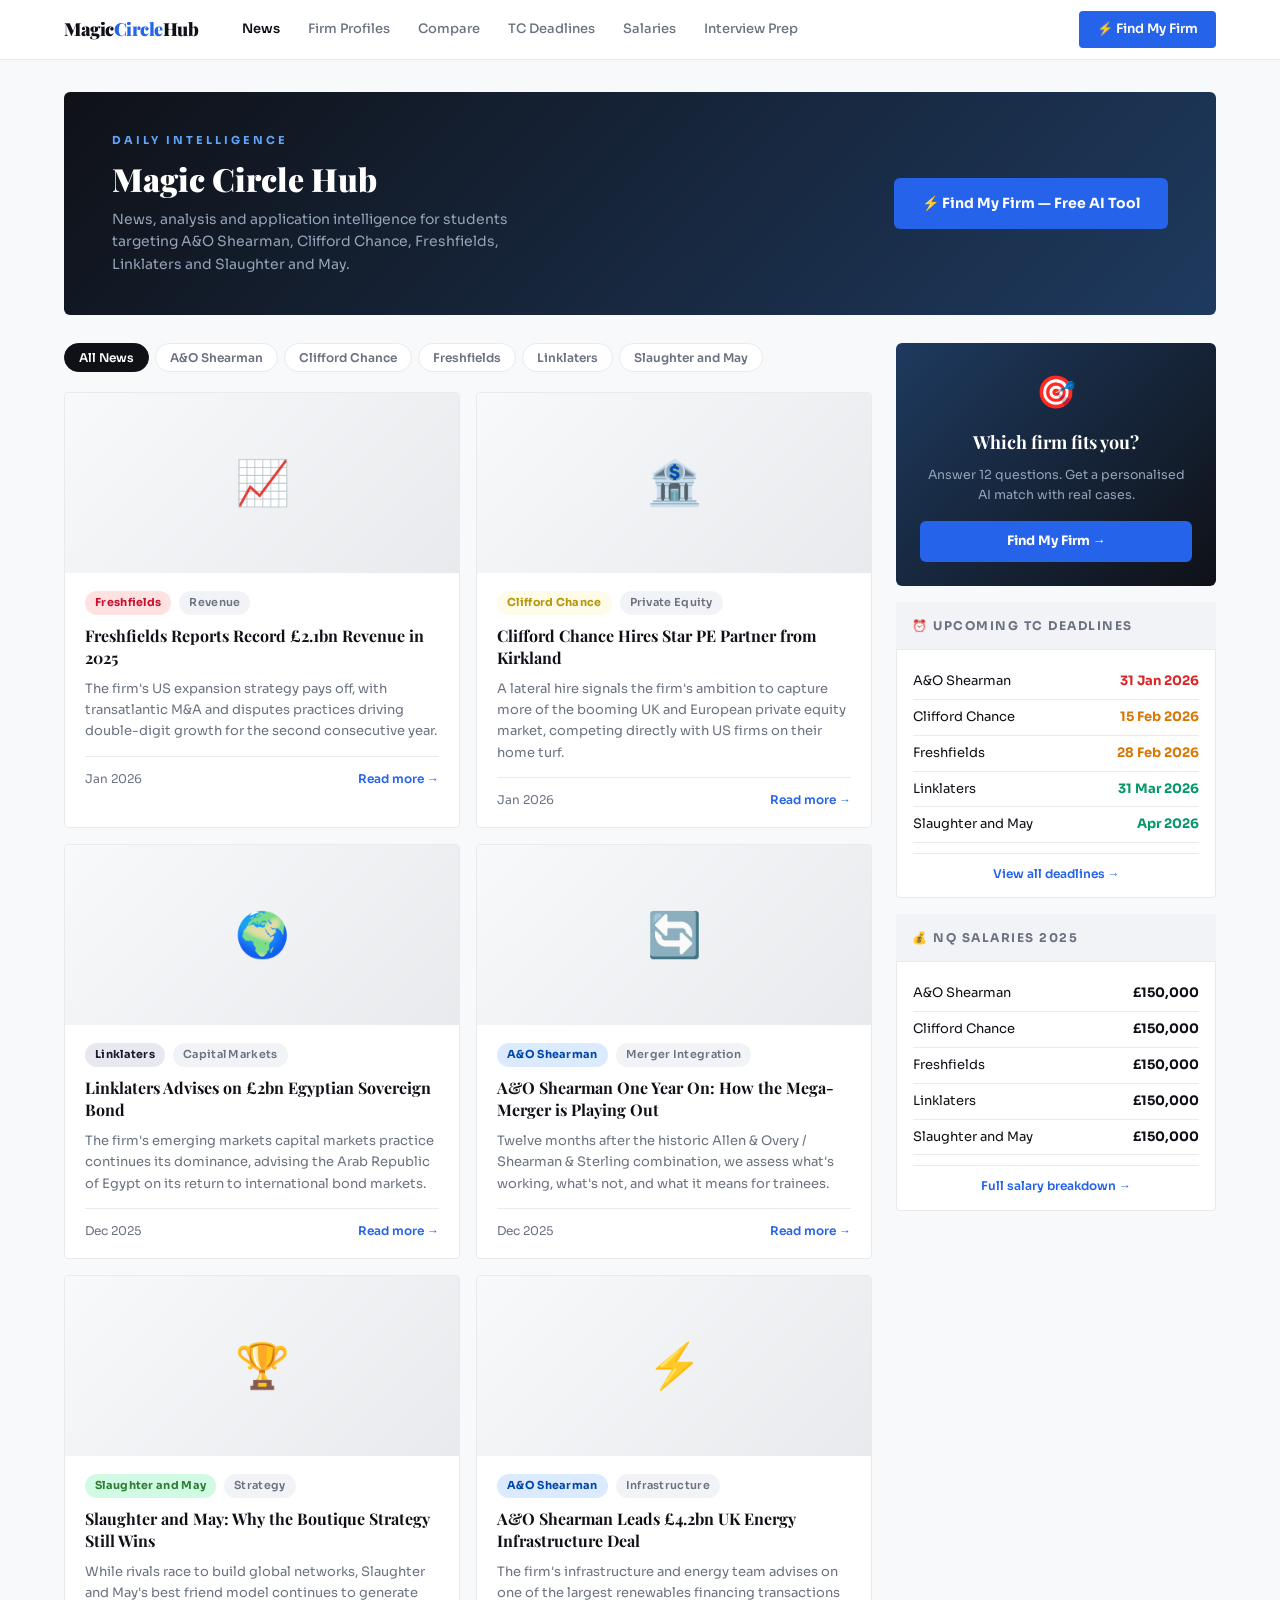
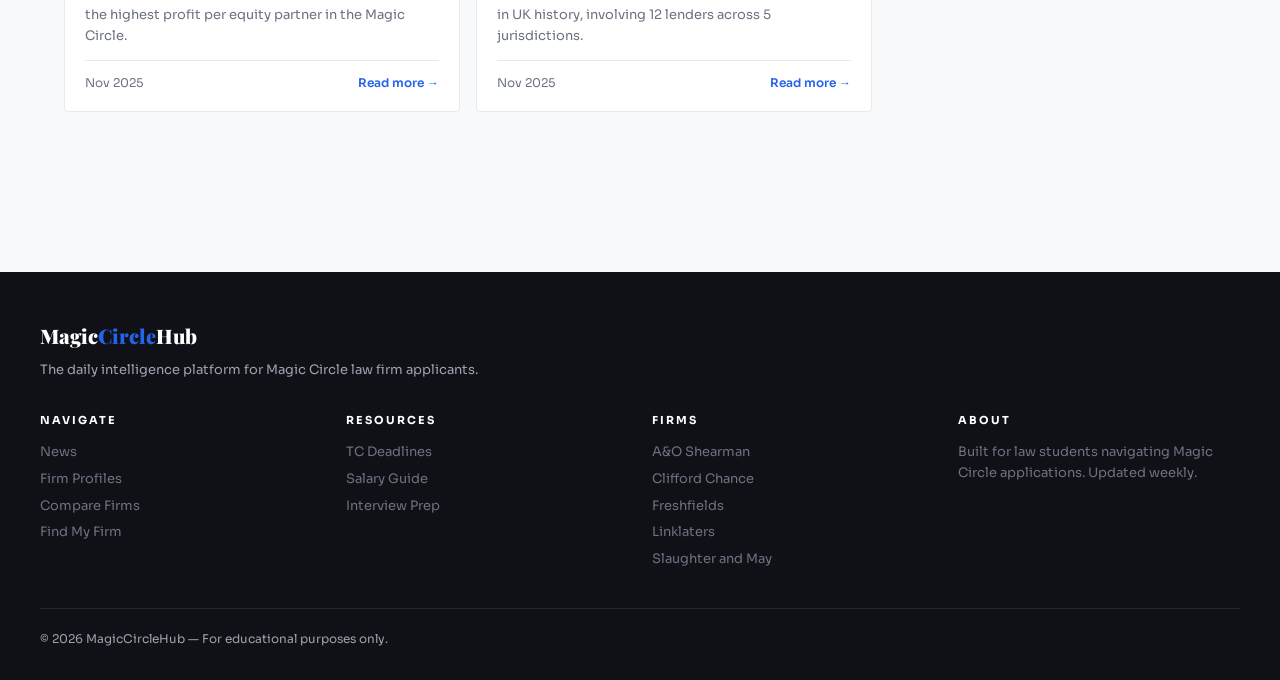
<file: v3/index.html>
<!DOCTYPE html>
<html lang="en">
<head>
<meta charset="UTF-8">
<meta name="viewport" content="width=device-width, initial-scale=1.0">
<title>MagicCircleHub — Daily Intelligence for Magic Circle Applicants</title>
<link rel="stylesheet" href="style.css">
</head>
<body>
<div id="nav-root"></div>

<div class="page">

  <!-- HERO BANNER -->
  <div style="background:linear-gradient(135deg,#0f1117 0%,#1e3a5f 100%);border-radius:6px;padding:40px 48px;margin-bottom:28px;display:flex;align-items:center;justify-content:space-between;gap:20px;flex-wrap:wrap;">
    <div>
      <div style="font-size:11px;font-weight:700;letter-spacing:3px;text-transform:uppercase;color:#60a5fa;margin-bottom:10px;">Daily Intelligence</div>
      <h1 style="font-family:'Playfair Display',serif;font-size:32px;font-weight:900;color:white;line-height:1.2;margin-bottom:10px;">Magic Circle Hub</h1>
      <p style="font-size:14px;color:#94a3b8;max-width:440px;line-height:1.6;">News, analysis and application intelligence for students targeting A&O Shearman, Clifford Chance, Freshfields, Linklaters and Slaughter and May.</p>
    </div>
    <a href="match.html" style="background:#2563eb;color:white;padding:14px 28px;border-radius:6px;font-weight:700;font-size:14px;white-space:nowrap;flex-shrink:0;">&#x26A1; Find My Firm — Free AI Tool</a>
  </div>

  <div class="two-col">
    <div>
      <!-- FILTERS -->
      <div class="filter-bar" id="filterBar">
        <button class="filter-btn active" onclick="filterNews('all',this)">All News</button>
        <button class="filter-btn" onclick="filterNews('ao',this)">A&O Shearman</button>
        <button class="filter-btn" onclick="filterNews('cc',this)">Clifford Chance</button>
        <button class="filter-btn" onclick="filterNews('fresh',this)">Freshfields</button>
        <button class="filter-btn" onclick="filterNews('link',this)">Linklaters</button>
        <button class="filter-btn" onclick="filterNews('slaughter',this)">Slaughter and May</button>
      </div>

      <!-- NEWS GRID -->
      <div id="newsGrid" style="display:grid;grid-template-columns:1fr 1fr;gap:16px;"></div>
    </div>

    <!-- SIDEBAR -->
    <div>
      <!-- Find My Firm CTA -->
      <div style="background:linear-gradient(135deg,#1e3a5f,#0f1117);border-radius:6px;padding:24px;margin-bottom:16px;text-align:center;">
        <div style="font-size:32px;margin-bottom:10px;">🎯</div>
        <div style="font-family:'Playfair Display',serif;font-size:18px;font-weight:700;color:white;margin-bottom:8px;">Which firm fits you?</div>
        <p style="font-size:12.5px;color:#94a3b8;margin-bottom:16px;line-height:1.6;">Answer 12 questions. Get a personalised AI match with real cases.</p>
        <a href="match.html" style="display:block;background:#2563eb;color:white;padding:10px 20px;border-radius:6px;font-weight:700;font-size:13px;">Find My Firm →</a>
      </div>

      <!-- TC Deadlines -->
      <div class="widget">
        <div class="widget-title">⏰ Upcoming TC Deadlines</div>
        <div class="widget-body">
          <div class="widget-row"><span>A&O Shearman</span><span style="font-weight:700;color:#dc2626;">31 Jan 2026</span></div>
          <div class="widget-row"><span>Clifford Chance</span><span style="font-weight:700;color:#d97706;">15 Feb 2026</span></div>
          <div class="widget-row"><span>Freshfields</span><span style="font-weight:700;color:#d97706;">28 Feb 2026</span></div>
          <div class="widget-row"><span>Linklaters</span><span style="font-weight:700;color:#059669;">31 Mar 2026</span></div>
          <div class="widget-row"><span>Slaughter and May</span><span style="font-weight:700;color:#059669;">Apr 2026</span></div>
          <a href="deadlines.html" style="display:block;text-align:center;font-size:12px;color:#2563eb;font-weight:600;margin-top:10px;padding-top:10px;border-top:1px solid var(--border);">View all deadlines →</a>
        </div>
      </div>

      <!-- NQ Salaries -->
      <div class="widget">
        <div class="widget-title">💰 NQ Salaries 2025</div>
        <div class="widget-body">
          <div class="widget-row"><span>A&O Shearman</span><span style="font-weight:700;">£150,000</span></div>
          <div class="widget-row"><span>Clifford Chance</span><span style="font-weight:700;">£150,000</span></div>
          <div class="widget-row"><span>Freshfields</span><span style="font-weight:700;">£150,000</span></div>
          <div class="widget-row"><span>Linklaters</span><span style="font-weight:700;">£150,000</span></div>
          <div class="widget-row"><span>Slaughter and May</span><span style="font-weight:700;">£150,000</span></div>
          <a href="salaries.html" style="display:block;text-align:center;font-size:12px;color:#2563eb;font-weight:600;margin-top:10px;padding-top:10px;border-top:1px solid var(--border);">Full salary breakdown →</a>
        </div>
      </div>
    </div>
  </div>
</div>

<div id="footer-root"></div>

<!-- ARTICLE MODAL -->
<div id="modal" style="display:none;position:fixed;inset:0;z-index:999;background:rgba(0,0,0,.5);overflow-y:auto;padding:40px 20px;" onclick="closeModal(event)">
  <div style="background:white;max-width:760px;margin:0 auto;border-radius:8px;overflow:hidden;" onclick="event.stopPropagation()">
    <div id="modal-content"></div>
  </div>
</div>

<script src="shared.js"></script>
<script>
document.getElementById('nav-root').innerHTML = SITE.nav('news');
document.getElementById('footer-root').innerHTML = SITE.footer();

var NEWS = [
  {
    id:1, firm:'fresh', firmName:'Freshfields', firmClass:'firm-fresh',
    category:'Revenue', date:'Jan 2026', emoji:'📈',
    title:'Freshfields Reports Record £2.1bn Revenue in 2025',
    excerpt:'The firm\'s US expansion strategy pays off, with transatlantic M&A and disputes practices driving double-digit growth for the second consecutive year.',
    body: '<p>Freshfields Bruckhaus Deringer reported record global revenues of £2.1bn for the financial year ending April 2025, marking a 14% increase year-on-year and cementing its position as the Magic Circle\'s fastest-growing firm by revenue growth rate.</p><p>The performance was driven primarily by its US practice, which has expanded rapidly since opening its New York office in 2023. The firm\'s transatlantic M&A practice and high-stakes litigation teams were the standout performers, with the firm advising on several landmark cross-border transactions.</p><h2>What This Means for Your Application</h2><p>Freshfields\' US expansion means the firm is actively seeking commercially minded candidates who understand transatlantic deal dynamics. In interviews, you should demonstrate awareness of how US market entry affects deal structure, regulatory clearances and client expectations.</p>',
    appAngle:'Mention Freshfields\' US strategy in your cover letter. Understanding why they opened in New York and what it means for M&A practice differentiates you from generic applicants who just say "global reach".'
  },
  {
    id:2, firm:'cc', firmName:'Clifford Chance', firmClass:'firm-cc',
    category:'Private Equity', date:'Jan 2026', emoji:'🏦',
    title:'Clifford Chance Hires Star PE Partner from Kirkland',
    excerpt:'A lateral hire signals the firm\'s ambition to capture more of the booming UK and European private equity market, competing directly with US firms on their home turf.',
    body:'<p>Clifford Chance has made a significant lateral hire, bringing in a top private equity partner from Kirkland & Ellis\'s London office. The move signals CC\'s intent to aggressively compete for sponsor-side PE mandates that have historically flowed to US firms in London.</p><p>The hire comes as PE deal flow rebounds in 2025 after a subdued 2023-24 period marked by high interest rates. With rates falling, leveraged buyout activity is picking up across Europe, and CC is positioning to capture a larger share.</p><h2>What This Means for Your Application</h2><p>CC is actively building out its PE offering — this is a strategic priority. If you\'re interested in private equity, this is a strong talking point for your CC application.</p>',
    appAngle:'Mention CC\'s PE growth ambitions. Research the specific sectors they are targeting for sponsor-side work — tech and healthcare PE are current priorities.'
  },
  {
    id:3, firm:'link', firmName:'Linklaters', firmClass:'firm-link',
    category:'Capital Markets', date:'Dec 2025', emoji:'🌍',
    title:'Linklaters Advises on £2bn Egyptian Sovereign Bond',
    excerpt:'The firm\'s emerging markets capital markets practice continues its dominance, advising the Arab Republic of Egypt on its return to international bond markets.',
    body:'<p>Linklaters advised the Arab Republic of Egypt on a £2 billion sovereign bond issuance, one of the largest emerging market debt transactions of Q4 2025. The deal underscores Linklaters\' position as the leading Magic Circle firm for emerging market debt capital markets.</p><p>The transaction required navigation of complex geopolitical conditions, international investor relations across three continents, and coordination with the IMF\'s ongoing Egypt programme. Linklaters\' Cairo and London offices co-led the transaction.</p><h2>What This Means for Your Application</h2><p>Linklaters\' emerging markets capital markets practice is genuinely world-class. If this type of work interests you, Linklaters should be your primary target — no other MC firm comes close in this space.</p>',
    appAngle:'If you have any connection to emerging markets — language skills, personal background, previous study — connect it explicitly to Linklaters\' practice in your application.'
  },
  {
    id:4, firm:'ao', firmName:'A&O Shearman', firmClass:'firm-ao',
    category:'Merger Integration', date:'Dec 2025', emoji:'🔄',
    title:'A&O Shearman One Year On: How the Mega-Merger is Playing Out',
    excerpt:'Twelve months after the historic Allen & Overy / Shearman & Sterling combination, we assess what\'s working, what\'s not, and what it means for trainees.',
    body:'<p>One year on from the historic merger between Allen & Overy and Shearman & Sterling, the combined firm is navigating the complex integration of two very different legal cultures. With 3,900 lawyers across 48 offices, A&O Shearman is now the largest Magic Circle firm by headcount.</p><p>The integration has brought significant benefits — particularly in the US, where the Shearman brand gives the firm genuine New York market credibility for the first time. However, internal sources point to ongoing cultural challenges as the two firms\' distinct approaches to client service and internal hierarchy continue to be reconciled.</p><h2>What This Means for Your Application</h2><p>A&O Shearman applicants should engage with the merger story. Avoid generic statements about "global platform" — instead, show you understand the specific strategic rationale and what the combination means for clients in banking and finance.</p>',
    appAngle:'Show you understand the merger\'s strategic rationale: A&O\'s strength in international banking + Shearman\'s US corporate practice = a true transatlantic powerhouse. Be specific about what this means for clients.'
  },
  {
    id:5, firm:'slaughter', firmName:'Slaughter and May', firmClass:'firm-slaughter',
    category:'Strategy', date:'Nov 2025', emoji:'🏆',
    title:'Slaughter and May: Why the Boutique Strategy Still Wins',
    excerpt:'While rivals race to build global networks, Slaughter and May\'s best friend model continues to generate the highest profit per equity partner in the Magic Circle.',
    body:'<p>Slaughter and May remains the outlier in the Magic Circle. While every other firm in the group has pursued aggressive international expansion, Slaughter has remained a deliberately focused London-headquartered firm with approximately 500 lawyers — a fraction of its peers.</p><p>The "best friend" model — where Slaughter refers international work to trusted partner firms rather than opening its own offices — has proven remarkably resilient. Profit per equity partner remains the highest in the Magic Circle, and the firm consistently attracts the highest-performing candidates from top universities.</p><h2>What This Means for Your Application</h2><p>Slaughter applicants must understand why the model works, not just that it exists. The key insight: by not having offices to fill globally, every lawyer is genuinely elite-selected. The culture is different as a result.</p>',
    appAngle:'Don\'t just say you admire Slaughter\'s quality. Explain why the best friend model specifically produces better outcomes for clients on complex UK M&A than a global network would.'
  },
  {
    id:6, firm:'ao', firmName:'A&O Shearman', firmClass:'firm-ao',
    category:'Infrastructure', date:'Nov 2025', emoji:'⚡',
    title:'A&O Shearman Leads £4.2bn UK Energy Infrastructure Deal',
    excerpt:'The firm\'s infrastructure and energy team advises on one of the largest renewables financing transactions in UK history, involving 12 lenders across 5 jurisdictions.',
    body:'<p>A&O Shearman\'s infrastructure and energy finance team advised lenders on a £4.2bn financing for a major UK offshore wind and grid infrastructure project. The transaction involved 12 international lenders, project sponsors from three countries, and required regulatory approvals across five jurisdictions.</p><p>The deal highlights A&O Shearman\'s particular strength in energy transition financing — an area that is seeing explosive growth as the UK accelerates its clean energy investment programme.</p><h2>What This Means for Your Application</h2><p>Energy transition is a huge growth area for infrastructure finance. If you have any interest in climate, energy policy or infrastructure, A&O Shearman\'s practice in this area is genuinely market-leading.</p>',
    appAngle:'Infrastructure finance intersects law, policy and engineering. If you have a science, economics or policy background, connect it to A&O\'s energy transition practice — the commercial logic is compelling.'
  }
];

var current = 'all';

function filterNews(firm, btn) {
  current = firm;
  document.querySelectorAll('.filter-btn').forEach(function(b) { b.classList.remove('active'); });
  btn.classList.add('active');
  renderNews();
}

function renderNews() {
  var filtered = current === 'all' ? NEWS : NEWS.filter(function(n) { return n.firm === current; });
  var grid = document.getElementById('newsGrid');
  grid.innerHTML = filtered.map(function(n, i) {
    return '<div class="news-card" onclick="openArticle(' + n.id + ')" style="animation-delay:' + (i*0.05) + 's">' +
      '<div class="news-card-hero" style="background:linear-gradient(135deg,#f8f9fb,#e8eaed)"><span style="font-size:44px">' + n.emoji + '</span></div>' +
      '<div class="news-card-body">' +
        '<div class="news-card-meta"><span class="firm-chip ' + n.firmClass + '">' + n.firmName + '</span><span class="chip">' + n.category + '</span></div>' +
        '<div class="news-card-title">' + n.title + '</div>' +
        '<div class="news-card-excerpt">' + n.excerpt + '</div>' +
        '<div class="news-card-footer"><span>' + n.date + '</span><span style="color:#2563eb;font-weight:600;font-size:12px;">Read more →</span></div>' +
      '</div>' +
    '</div>';
  }).join('');
}

function openArticle(id) {
  var art = NEWS.find(function(n) { return n.id === id; });
  if (!art) return;
  document.getElementById('modal-content').innerHTML =
    '<div style="padding:0">' +
      '<div style="height:200px;background:linear-gradient(135deg,#0f1117,#1e3a5f);display:flex;align-items:center;justify-content:center;font-size:64px">' + art.emoji + '</div>' +
      '<div style="padding:32px 36px">' +
        '<div style="display:flex;gap:8px;margin-bottom:14px"><span class="firm-chip ' + art.firmClass + '">' + art.firmName + '</span><span class="chip">' + art.category + '</span><span class="chip">' + art.date + '</span></div>' +
        '<h1 style="font-family:\'Playfair Display\',serif;font-size:28px;font-weight:900;line-height:1.3;margin-bottom:20px">' + art.title + '</h1>' +
        '<div class="article-body">' + art.body + '</div>' +
        '<div class="application-box" style="margin-top:24px">' +
          '<div class="application-box-title">&#x1F4CB; Application Angle</div>' +
          '<p>' + art.appAngle + '</p>' +
        '</div>' +
        '<div style="margin-top:24px;padding-top:20px;border-top:1px solid var(--border);display:flex;gap:10px">' +
          '<a href="firms.html#' + art.firm + '" style="padding:9px 18px;background:#2563eb;color:white;border-radius:6px;font-size:13px;font-weight:600">View ' + art.firmName + ' Profile →</a>' +
          '<button onclick="closeModal()" style="padding:9px 18px;background:var(--light);color:var(--ink);border-radius:6px;font-size:13px;font-weight:600;border:none;cursor:pointer">Close</button>' +
        '</div>' +
      '</div>' +
    '</div>';
  document.getElementById('modal').style.display = 'block';
  document.body.style.overflow = 'hidden';
}

function closeModal(e) {
  if (!e || e.target === document.getElementById('modal')) {
    document.getElementById('modal').style.display = 'none';
    document.body.style.overflow = '';
  }
}

document.addEventListener('keydown', function(e) { if(e.key==='Escape') closeModal(); });

renderNews();
</script>
</body>
</html>
</file>
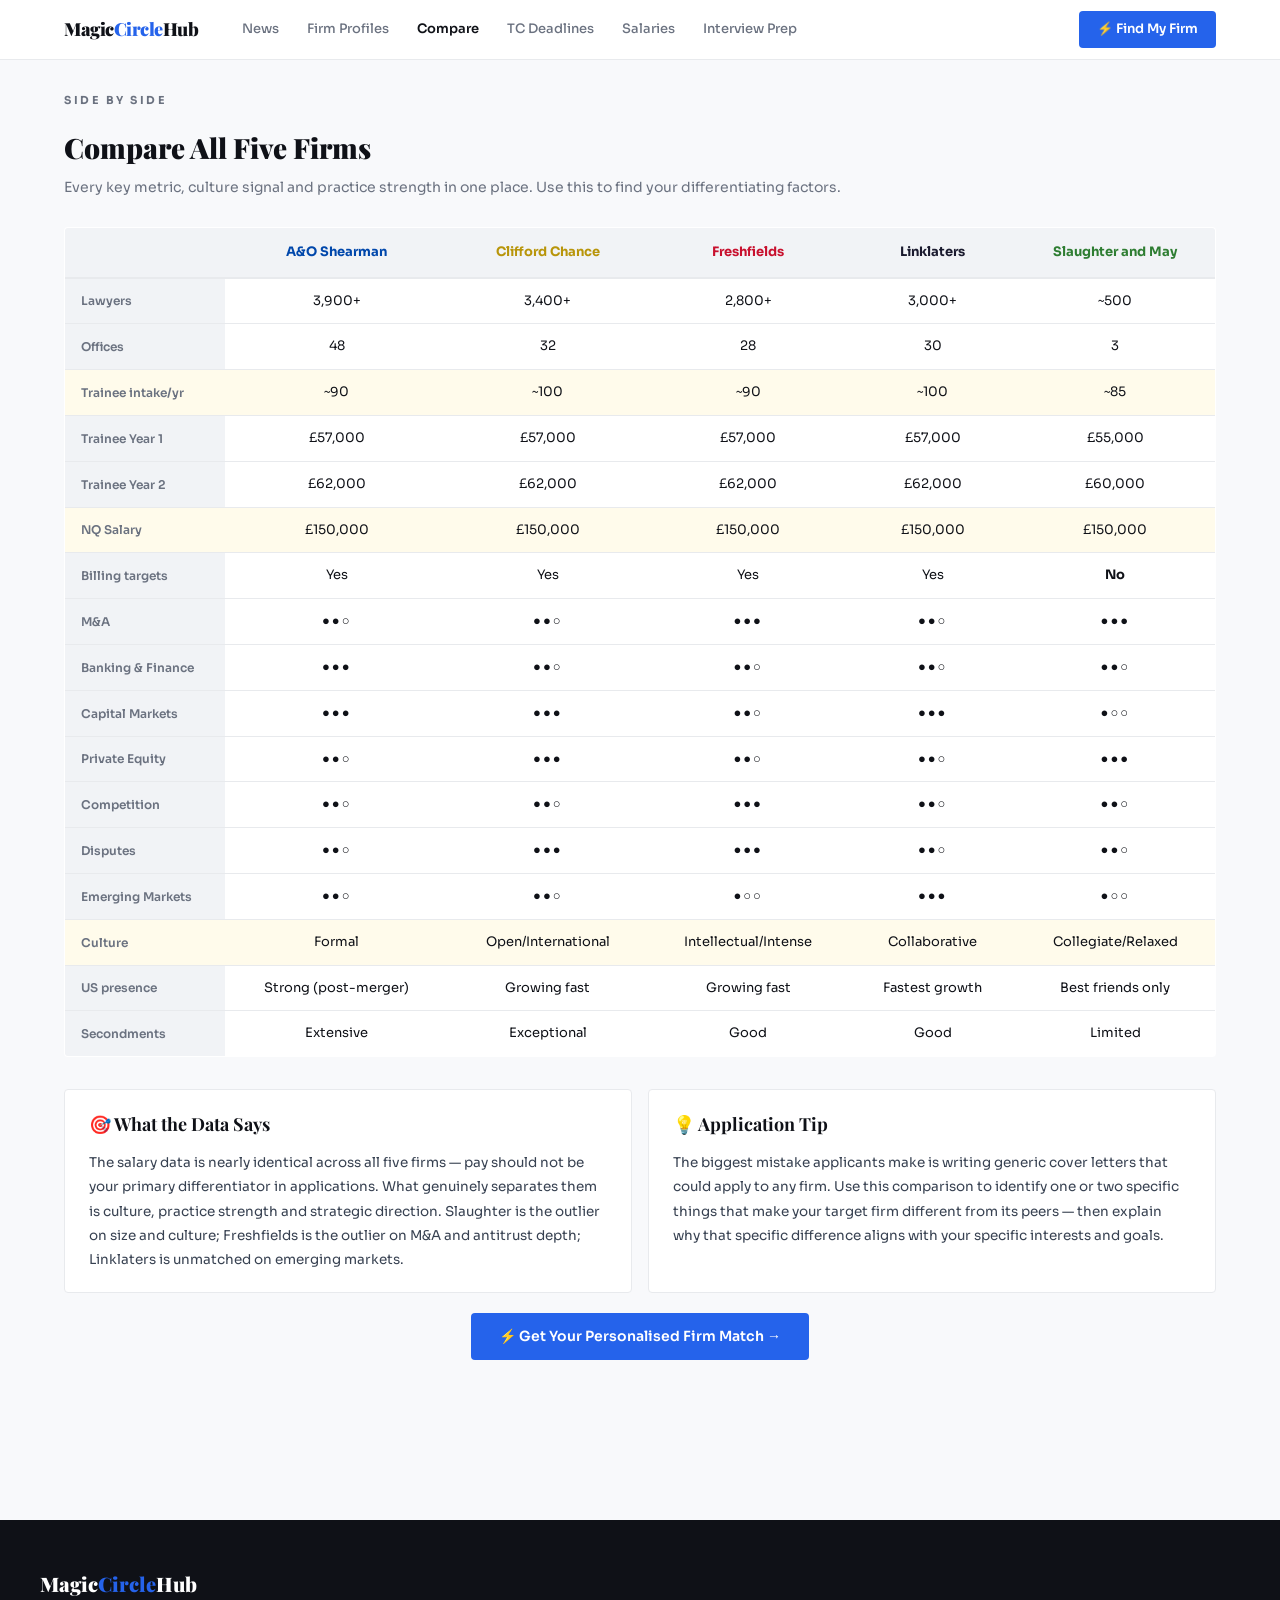
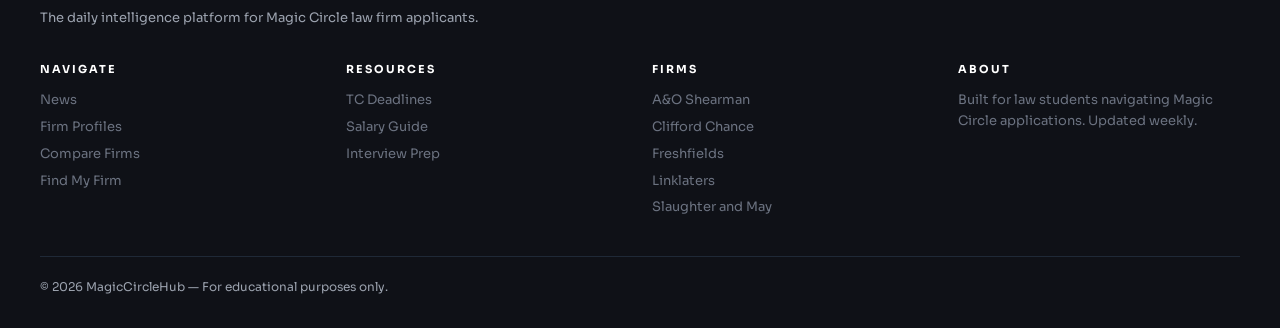
<file: v3/compare.html>
<!DOCTYPE html>
<html lang="en">
<head>
<meta charset="UTF-8">
<meta name="viewport" content="width=device-width,initial-scale=1.0">
<title>Compare Firms — MagicCircleHub</title>
<link rel="stylesheet" href="style.css">
<style>
.dot3{color:#f59e0b}.dot2{color:#d1d5db}.rating{letter-spacing:2px;font-size:13px}
.compare-table th:nth-child(2){color:#0047AB}
.compare-table th:nth-child(3){color:#b8950a}
.compare-table th:nth-child(4){color:#C8102E}
.compare-table th:nth-child(5){color:#1a1a2e}
.compare-table th:nth-child(6){color:#2e7d32}
.highlight-row td{background:#fffbeb!important}
</style>
</head>
<body>
<div id="nav-root"></div>
<div class="page">
  <div style="margin-bottom:28px">
    <div class="section-label">Side by Side</div>
    <h1 style="font-family:'Playfair Display',serif;font-size:28px;font-weight:900">Compare All Five Firms</h1>
    <p style="color:var(--muted);margin-top:6px">Every key metric, culture signal and practice strength in one place. Use this to find your differentiating factors.</p>
  </div>

  <div style="overflow-x:auto">
  <table class="compare-table">
    <thead>
      <tr>
        <th></th>
        <th>A&O Shearman</th>
        <th>Clifford Chance</th>
        <th>Freshfields</th>
        <th>Linklaters</th>
        <th>Slaughter and May</th>
      </tr>
    </thead>
    <tbody>
      <tr><td>Lawyers</td><td>3,900+</td><td>3,400+</td><td>2,800+</td><td>3,000+</td><td>~500</td></tr>
      <tr><td>Offices</td><td>48</td><td>32</td><td>28</td><td>30</td><td>3</td></tr>
      <tr class="highlight-row"><td>Trainee intake/yr</td><td>~90</td><td>~100</td><td>~90</td><td>~100</td><td>~85</td></tr>
      <tr><td>Trainee Year 1</td><td>£57,000</td><td>£57,000</td><td>£57,000</td><td>£57,000</td><td>£55,000</td></tr>
      <tr><td>Trainee Year 2</td><td>£62,000</td><td>£62,000</td><td>£62,000</td><td>£62,000</td><td>£60,000</td></tr>
      <tr class="highlight-row"><td>NQ Salary</td><td>£150,000</td><td>£150,000</td><td>£150,000</td><td>£150,000</td><td>£150,000</td></tr>
      <tr><td>Billing targets</td><td>Yes</td><td>Yes</td><td>Yes</td><td>Yes</td><td><strong>No</strong></td></tr>
      <tr><td>M&amp;A</td><td><span class="rating">●●○</span></td><td><span class="rating">●●○</span></td><td><span class="rating">●●●</span></td><td><span class="rating">●●○</span></td><td><span class="rating">●●●</span></td></tr>
      <tr><td>Banking &amp; Finance</td><td><span class="rating">●●●</span></td><td><span class="rating">●●○</span></td><td><span class="rating">●●○</span></td><td><span class="rating">●●○</span></td><td><span class="rating">●●○</span></td></tr>
      <tr><td>Capital Markets</td><td><span class="rating">●●●</span></td><td><span class="rating">●●●</span></td><td><span class="rating">●●○</span></td><td><span class="rating">●●●</span></td><td><span class="rating">●○○</span></td></tr>
      <tr><td>Private Equity</td><td><span class="rating">●●○</span></td><td><span class="rating">●●●</span></td><td><span class="rating">●●○</span></td><td><span class="rating">●●○</span></td><td><span class="rating">●●●</span></td></tr>
      <tr><td>Competition</td><td><span class="rating">●●○</span></td><td><span class="rating">●●○</span></td><td><span class="rating">●●●</span></td><td><span class="rating">●●○</span></td><td><span class="rating">●●○</span></td></tr>
      <tr><td>Disputes</td><td><span class="rating">●●○</span></td><td><span class="rating">●●●</span></td><td><span class="rating">●●●</span></td><td><span class="rating">●●○</span></td><td><span class="rating">●●○</span></td></tr>
      <tr><td>Emerging Markets</td><td><span class="rating">●●○</span></td><td><span class="rating">●●○</span></td><td><span class="rating">●○○</span></td><td><span class="rating">●●●</span></td><td><span class="rating">●○○</span></td></tr>
      <tr class="highlight-row"><td>Culture</td><td>Formal</td><td>Open/International</td><td>Intellectual/Intense</td><td>Collaborative</td><td>Collegiate/Relaxed</td></tr>
      <tr><td>US presence</td><td>Strong (post-merger)</td><td>Growing fast</td><td>Growing fast</td><td>Fastest growth</td><td>Best friends only</td></tr>
      <tr><td>Secondments</td><td>Extensive</td><td>Exceptional</td><td>Good</td><td>Good</td><td>Limited</td></tr>
    </tbody>
  </table>
  </div>

  <div style="margin-top:32px;display:grid;grid-template-columns:1fr 1fr;gap:16px">
    <div class="card card-pad">
      <h3 style="font-family:'Playfair Display',serif;font-size:18px;font-weight:700;margin-bottom:12px">&#x1F3AF; What the Data Says</h3>
      <p style="font-size:13.5px;color:#374151;line-height:1.8">The salary data is nearly identical across all five firms — pay should not be your primary differentiator in applications. What genuinely separates them is culture, practice strength and strategic direction. Slaughter is the outlier on size and culture; Freshfields is the outlier on M&A and antitrust depth; Linklaters is unmatched on emerging markets.</p>
    </div>
    <div class="card card-pad">
      <h3 style="font-family:'Playfair Display',serif;font-size:18px;font-weight:700;margin-bottom:12px">&#x1F4A1; Application Tip</h3>
      <p style="font-size:13.5px;color:#374151;line-height:1.8">The biggest mistake applicants make is writing generic cover letters that could apply to any firm. Use this comparison to identify one or two specific things that make your target firm different from its peers — then explain why that specific difference aligns with your specific interests and goals.</p>
    </div>
  </div>

  <div style="margin-top:20px;text-align:center">
    <a href="match.html" class="btn btn-primary btn-lg">&#x26A1; Get Your Personalised Firm Match →</a>
  </div>
</div>
<div id="footer-root"></div>
<script src="shared.js"></script>
<script>
document.getElementById('nav-root').innerHTML = SITE.nav('compare');
document.getElementById('footer-root').innerHTML = SITE.footer();
</script>
</body>
</html>
</file>
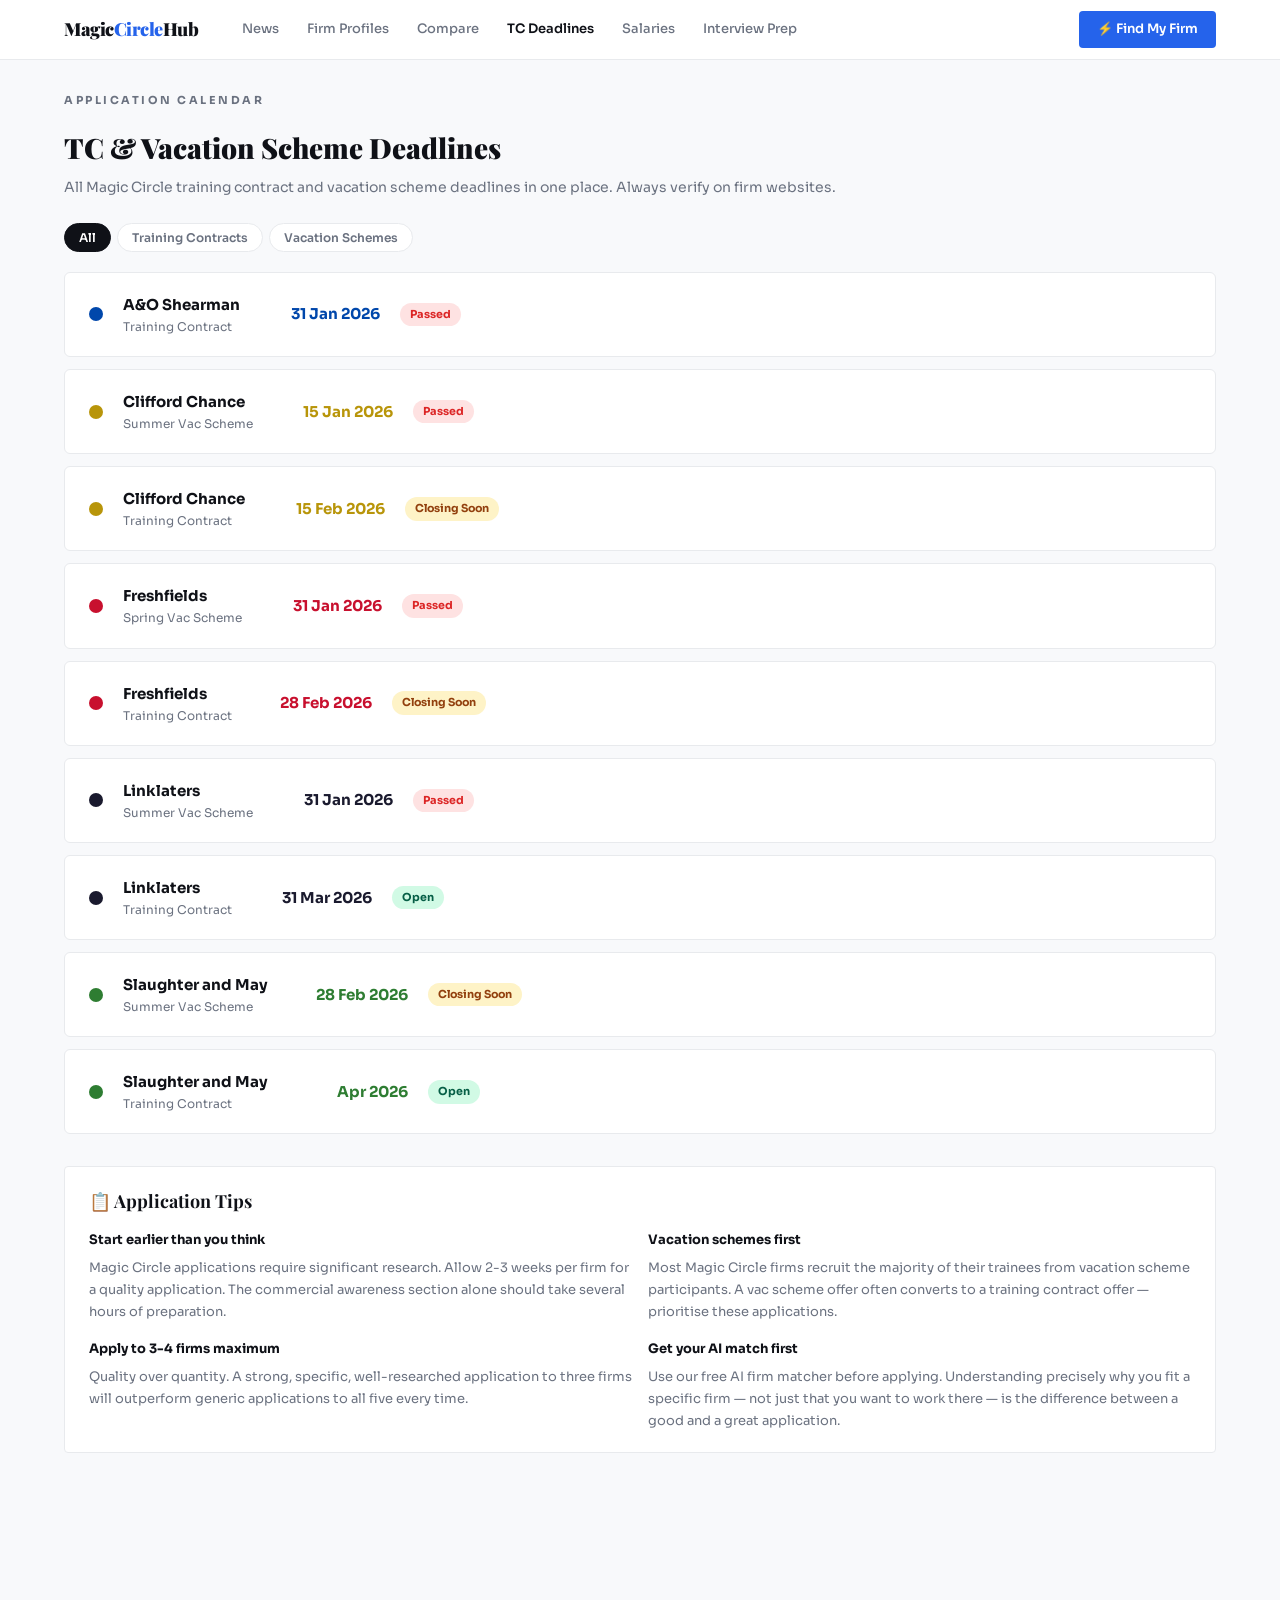
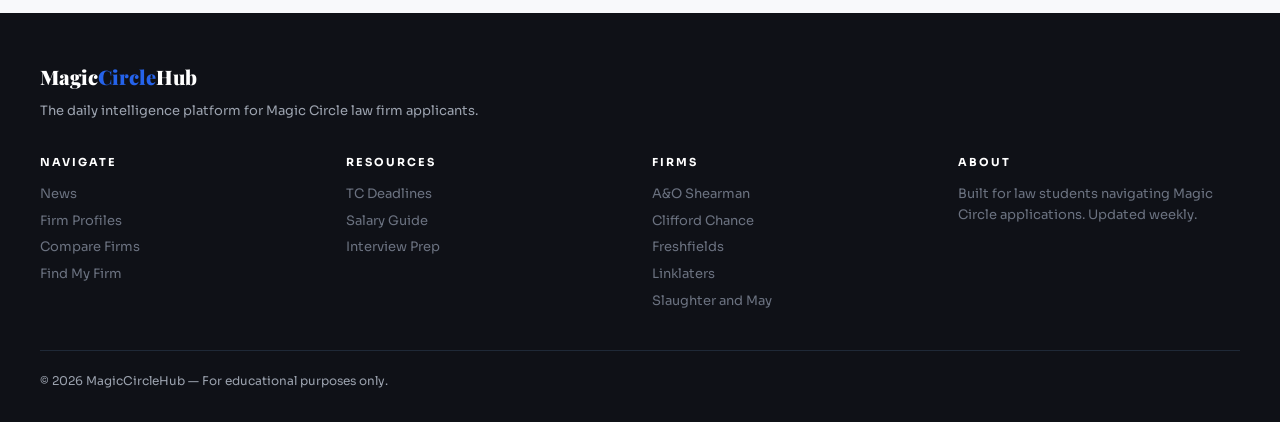
<file: v3/deadlines.html>
<!DOCTYPE html>
<html lang="en">
<head>
<meta charset="UTF-8">
<meta name="viewport" content="width=device-width,initial-scale=1.0">
<title>TC Deadlines — MagicCircleHub</title>
<link rel="stylesheet" href="style.css">
<style>
.deadline-card{background:var(--white);border:1px solid var(--border);border-radius:6px;padding:20px 24px;margin-bottom:12px;display:flex;align-items:center;gap:20px;transition:box-shadow .15s}
.deadline-card:hover{box-shadow:var(--shadow-md)}
.deadline-dot{width:14px;height:14px;border-radius:50%;flex-shrink:0}
.deadline-firm{font-weight:700;font-size:15px;flex:1}
.deadline-type{font-size:12px;color:var(--muted)}
.deadline-date{font-size:15px;font-weight:700;text-align:right;min-width:120px}
.deadline-urgency{font-size:11px;font-weight:700;padding:3px 10px;border-radius:99px;white-space:nowrap}
.urgent{background:#fee2e2;color:#dc2626}
.soon{background:#fef3c7;color:#92400e}
.open{background:#d1fae5;color:#065f46}
</style>
</head>
<body>
<div id="nav-root"></div>
<div class="page">
  <div style="margin-bottom:24px">
    <div class="section-label">Application Calendar</div>
    <h1 style="font-family:'Playfair Display',serif;font-size:28px;font-weight:900">TC &amp; Vacation Scheme Deadlines</h1>
    <p style="color:var(--muted);margin-top:6px">All Magic Circle training contract and vacation scheme deadlines in one place. Always verify on firm websites.</p>
  </div>

  <div class="filter-bar">
    <button class="filter-btn active" onclick="filterDeadlines('all',this)">All</button>
    <button class="filter-btn" onclick="filterDeadlines('tc',this)">Training Contracts</button>
    <button class="filter-btn" onclick="filterDeadlines('vac',this)">Vacation Schemes</button>
  </div>

  <div id="deadlineList"></div>

  <div style="margin-top:32px" class="card card-pad">
    <h3 style="font-family:'Playfair Display',serif;font-size:18px;font-weight:700;margin-bottom:14px">&#x1F4CB; Application Tips</h3>
    <div style="display:grid;grid-template-columns:1fr 1fr;gap:16px">
      <div><h4 style="font-size:13px;font-weight:700;margin-bottom:6px">Start earlier than you think</h4><p style="font-size:13px;color:var(--muted);line-height:1.7">Magic Circle applications require significant research. Allow 2-3 weeks per firm for a quality application. The commercial awareness section alone should take several hours of preparation.</p></div>
      <div><h4 style="font-size:13px;font-weight:700;margin-bottom:6px">Vacation schemes first</h4><p style="font-size:13px;color:var(--muted);line-height:1.7">Most Magic Circle firms recruit the majority of their trainees from vacation scheme participants. A vac scheme offer often converts to a training contract offer — prioritise these applications.</p></div>
      <div><h4 style="font-size:13px;font-weight:700;margin-bottom:6px">Apply to 3-4 firms maximum</h4><p style="font-size:13px;color:var(--muted);line-height:1.7">Quality over quantity. A strong, specific, well-researched application to three firms will outperform generic applications to all five every time.</p></div>
      <div><h4 style="font-size:13px;font-weight:700;margin-bottom:6px">Get your AI match first</h4><p style="font-size:13px;color:var(--muted);line-height:1.7">Use our free AI firm matcher before applying. Understanding precisely why you fit a specific firm — not just that you want to work there — is the difference between a good and a great application.</p></div>
    </div>
  </div>
</div>
<div id="footer-root"></div>
<script src="shared.js"></script>
<script>
document.getElementById('nav-root').innerHTML = SITE.nav('deadlines');
document.getElementById('footer-root').innerHTML = SITE.footer();

var DEADLINES = [
  { firm:'A&O Shearman', color:'#0047AB', type:'tc', typeLabel:'Training Contract', date:'31 Jan 2026', urgency:'urgent', urgencyLabel:'Passed' },
  { firm:'Clifford Chance', color:'#b8950a', type:'vac', typeLabel:'Summer Vac Scheme', date:'15 Jan 2026', urgency:'urgent', urgencyLabel:'Passed' },
  { firm:'Clifford Chance', color:'#b8950a', type:'tc', typeLabel:'Training Contract', date:'15 Feb 2026', urgency:'soon', urgencyLabel:'Closing Soon' },
  { firm:'Freshfields', color:'#C8102E', type:'vac', typeLabel:'Spring Vac Scheme', date:'31 Jan 2026', urgency:'urgent', urgencyLabel:'Passed' },
  { firm:'Freshfields', color:'#C8102E', type:'tc', typeLabel:'Training Contract', date:'28 Feb 2026', urgency:'soon', urgencyLabel:'Closing Soon' },
  { firm:'Linklaters', color:'#1a1a2e', type:'vac', typeLabel:'Summer Vac Scheme', date:'31 Jan 2026', urgency:'urgent', urgencyLabel:'Passed' },
  { firm:'Linklaters', color:'#1a1a2e', type:'tc', typeLabel:'Training Contract', date:'31 Mar 2026', urgency:'open', urgencyLabel:'Open' },
  { firm:'Slaughter and May', color:'#2e7d32', type:'vac', typeLabel:'Summer Vac Scheme', date:'28 Feb 2026', urgency:'soon', urgencyLabel:'Closing Soon' },
  { firm:'Slaughter and May', color:'#2e7d32', type:'tc', typeLabel:'Training Contract', date:'Apr 2026', urgency:'open', urgencyLabel:'Open' }
];

var currentFilter = 'all';

function filterDeadlines(type, btn) {
  currentFilter = type;
  document.querySelectorAll('.filter-btn').forEach(function(b) { b.classList.remove('active'); });
  btn.classList.add('active');
  renderDeadlines();
}

function renderDeadlines() {
  var filtered = currentFilter === 'all' ? DEADLINES : DEADLINES.filter(function(d) { return d.type === currentFilter; });
  document.getElementById('deadlineList').innerHTML = filtered.map(function(d) {
    return '<div class="deadline-card">' +
      '<div class="deadline-dot" style="background:' + d.color + '"></div>' +
      '<div><div class="deadline-firm">' + d.firm + '</div><div class="deadline-type">' + d.typeLabel + '</div></div>' +
      '<div class="deadline-date" style="color:' + d.color + '">' + d.date + '</div>' +
      '<span class="deadline-urgency ' + d.urgency + '">' + d.urgencyLabel + '</span>' +
    '</div>';
  }).join('');
}

renderDeadlines();
</script>
</body>
</html>
</file>
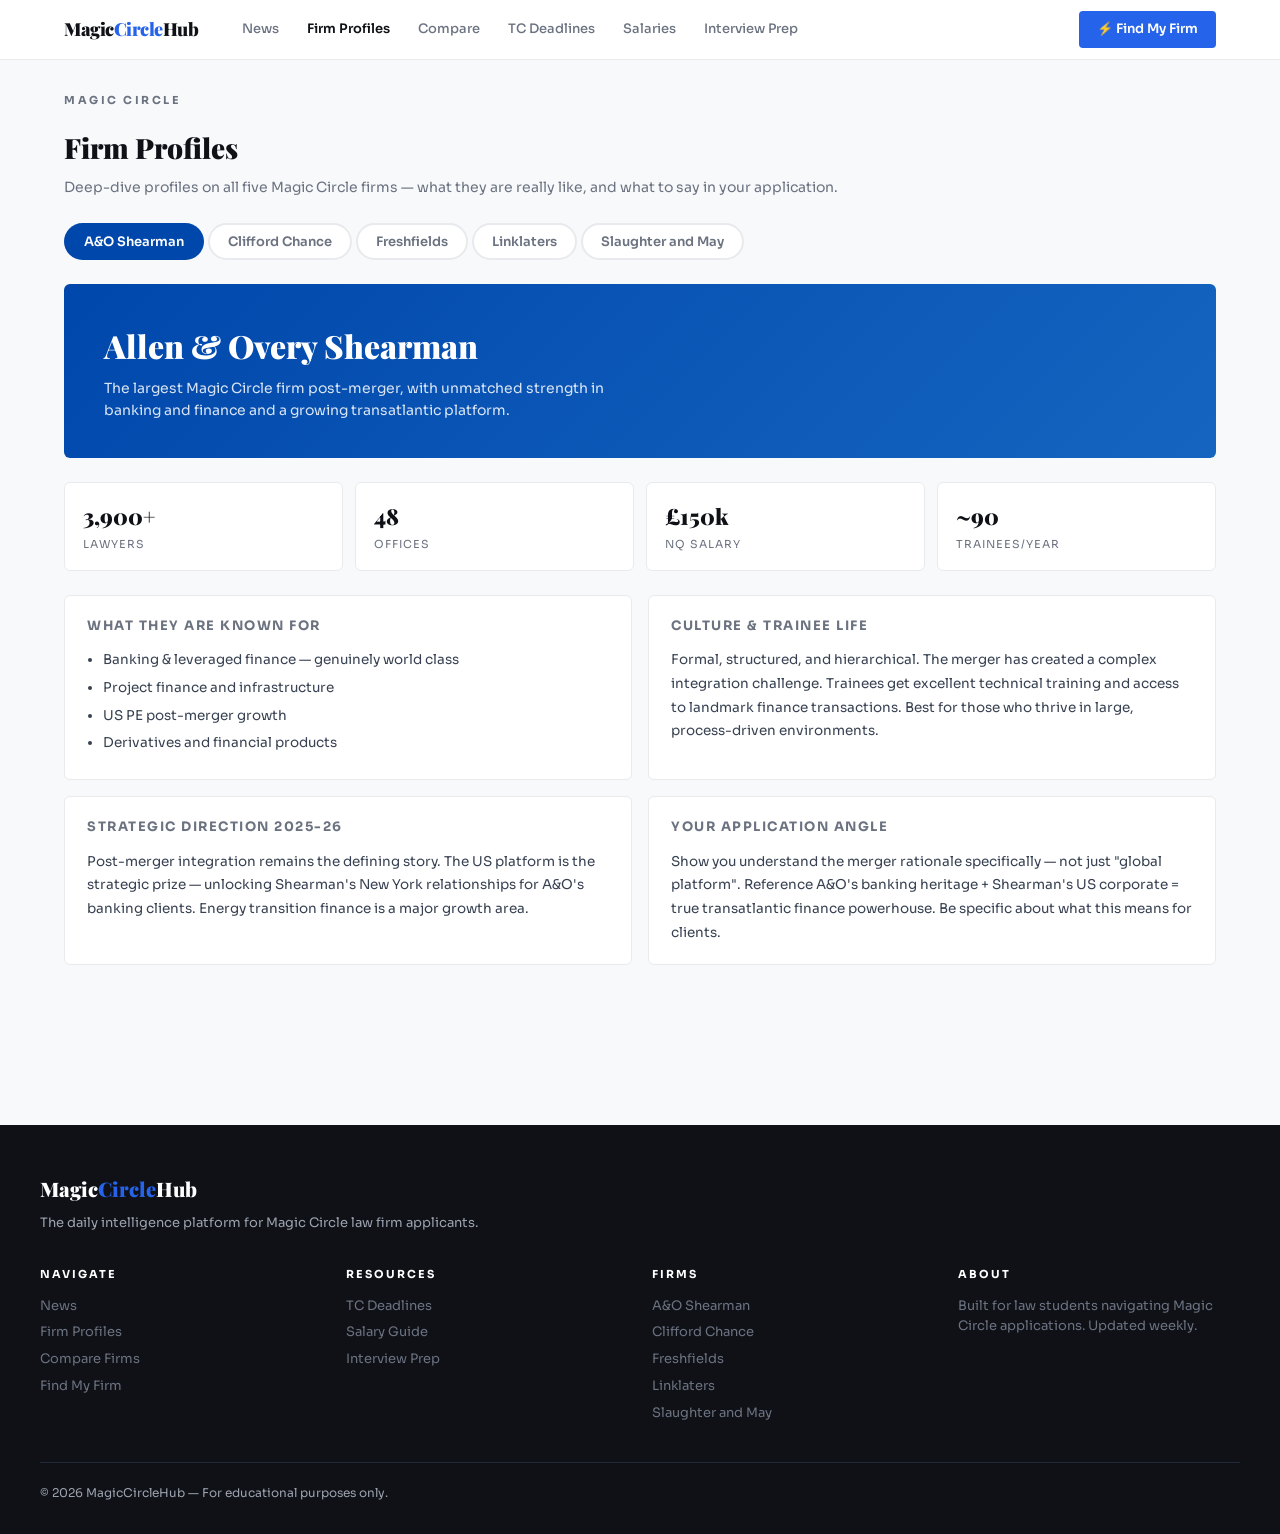
<file: v3/firms.html>
<!DOCTYPE html>
<html lang="en">
<head>
<meta charset="UTF-8">
<meta name="viewport" content="width=device-width, initial-scale=1.0">
<title>Firm Profiles — MagicCircleHub</title>
<link rel="stylesheet" href="style.css">
<style>
.firm-tabs { display:flex; gap:4px; margin-bottom:24px; flex-wrap:wrap; }
.firm-tab { padding:8px 18px; border-radius:99px; font-size:13px; font-weight:600; cursor:pointer; border:2px solid var(--border); background:var(--white); color:var(--muted); transition:all .15s; }
.firm-tab:hover { border-color:var(--ink); color:var(--ink); }
.firm-tab.active { color:white; border-color:transparent; }
.firm-section { display:none; }
.firm-section.active { display:block; animation:slideUp .25s ease; }
@keyframes slideUp { from{opacity:0;transform:translateY(8px)} to{opacity:1;transform:translateY(0)} }
.firm-banner { border-radius:6px; padding:36px 40px; color:white; margin-bottom:24px; }
.firm-banner h1 { font-family:'Playfair Display',serif; font-size:32px; font-weight:900; margin-bottom:6px; }
.firm-banner p { font-size:14px; opacity:.85; max-width:500px; line-height:1.6; }
.stats-grid { display:grid; grid-template-columns:repeat(4,1fr); gap:12px; margin-bottom:24px; }
.stat-box { background:var(--white); border:1px solid var(--border); border-radius:6px; padding:16px 18px; }
.stat-val { font-family:'Playfair Display',serif; font-size:22px; font-weight:900; color:var(--ink); }
.stat-label { font-size:11px; color:var(--muted); margin-top:2px; text-transform:uppercase; letter-spacing:1px; }
.info-grid { display:grid; grid-template-columns:1fr 1fr; gap:16px; }
.info-box { background:var(--white); border:1px solid var(--border); border-radius:6px; padding:20px 22px; }
.info-box h3 { font-size:13px; font-weight:700; text-transform:uppercase; letter-spacing:1.5px; color:var(--muted); margin-bottom:12px; }
.info-box p, .info-box li { font-size:13.5px; color:#374151; line-height:1.75; }
.info-box ul { padding-left:16px; }
.info-box li { margin-bottom:4px; }
@media(max-width:700px){.stats-grid{grid-template-columns:1fr 1fr}.info-grid{grid-template-columns:1fr}}
</style>
</head>
<body>
<div id="nav-root"></div>
<div class="page">
  <div style="margin-bottom:24px">
    <div class="section-label">Magic Circle</div>
    <h1 style="font-family:'Playfair Display',serif;font-size:28px;font-weight:900">Firm Profiles</h1>
    <p style="color:var(--muted);margin-top:6px">Deep-dive profiles on all five Magic Circle firms — what they are really like, and what to say in your application.</p>
  </div>

  <div class="firm-tabs">
    <button class="firm-tab active" style="background:#0047AB" onclick="showFirm('ao',this)">A&O Shearman</button>
    <button class="firm-tab" onclick="showFirm('cc',this)">Clifford Chance</button>
    <button class="firm-tab" onclick="showFirm('fresh',this)">Freshfields</button>
    <button class="firm-tab" onclick="showFirm('link',this)">Linklaters</button>
    <button class="firm-tab" onclick="showFirm('slaughter',this)">Slaughter and May</button>
  </div>

  <!-- A&O -->
  <div class="firm-section active" id="s-ao">
    <div class="firm-banner" style="background:linear-gradient(135deg,#0047AB,#1565C0)">
      <h1>Allen &amp; Overy Shearman</h1>
      <p>The largest Magic Circle firm post-merger, with unmatched strength in banking and finance and a growing transatlantic platform.</p>
    </div>
    <div class="stats-grid">
      <div class="stat-box"><div class="stat-val">3,900+</div><div class="stat-label">Lawyers</div></div>
      <div class="stat-box"><div class="stat-val">48</div><div class="stat-label">Offices</div></div>
      <div class="stat-box"><div class="stat-val">£150k</div><div class="stat-label">NQ Salary</div></div>
      <div class="stat-box"><div class="stat-val">~90</div><div class="stat-label">Trainees/year</div></div>
    </div>
    <div class="info-grid">
      <div class="info-box"><h3>What They Are Known For</h3><ul><li>Banking &amp; leveraged finance — genuinely world class</li><li>Project finance and infrastructure</li><li>US PE post-merger growth</li><li>Derivatives and financial products</li></ul></div>
      <div class="info-box"><h3>Culture &amp; Trainee Life</h3><p>Formal, structured, and hierarchical. The merger has created a complex integration challenge. Trainees get excellent technical training and access to landmark finance transactions. Best for those who thrive in large, process-driven environments.</p></div>
      <div class="info-box"><h3>Strategic Direction 2025-26</h3><p>Post-merger integration remains the defining story. The US platform is the strategic prize — unlocking Shearman's New York relationships for A&O's banking clients. Energy transition finance is a major growth area.</p></div>
      <div class="info-box"><h3>Your Application Angle</h3><p>Show you understand the merger rationale specifically — not just "global platform". Reference A&O's banking heritage + Shearman's US corporate = true transatlantic finance powerhouse. Be specific about what this means for clients.</p></div>
    </div>
  </div>

  <!-- CC -->
  <div class="firm-section" id="s-cc">
    <div class="firm-banner" style="background:linear-gradient(135deg,#92701a,#b8950a)">
      <h1>Clifford Chance</h1>
      <p>The most genuinely global Magic Circle firm, with world-class capital markets, private equity and disputes practices across every major financial centre.</p>
    </div>
    <div class="stats-grid">
      <div class="stat-box"><div class="stat-val">3,400+</div><div class="stat-label">Lawyers</div></div>
      <div class="stat-box"><div class="stat-val">32</div><div class="stat-label">Offices</div></div>
      <div class="stat-box"><div class="stat-val">£150k</div><div class="stat-label">NQ Salary</div></div>
      <div class="stat-box"><div class="stat-val">~100</div><div class="stat-label">Trainees/year</div></div>
    </div>
    <div class="info-grid">
      <div class="info-box"><h3>What They Are Known For</h3><ul><li>Capital markets — equity and debt</li><li>Private equity (rapidly growing)</li><li>High-stakes cross-border disputes</li><li>Fintech and digital assets regulation</li></ul></div>
      <div class="info-box"><h3>Culture &amp; Trainee Life</h3><p>More open and international than the other MC firms. CC Advance (their legal tech arm) attracts innovation-minded trainees. Secondments are exceptional — the truly global network means placements in Dubai, Singapore, NYC are all realistic.</p></div>
      <div class="info-box"><h3>Strategic Direction 2025-26</h3><p>PE growth is the headline story — the Kirkland lateral hire signals serious intent on sponsor-side work. CC Advance continues to invest in legal technology and AI tools. US market presence expanding.</p></div>
      <div class="info-box"><h3>Your Application Angle</h3><p>CC rewards candidates who can articulate its genuine international differentiation — not just "lots of offices" but what it actually means to advise on cross-border transactions from 32 cities. Tech interest is a genuine plus here.</p></div>
    </div>
  </div>

  <!-- Freshfields -->
  <div class="firm-section" id="s-fresh">
    <div class="firm-banner" style="background:linear-gradient(135deg,#C8102E,#9b0a22)">
      <h1>Freshfields</h1>
      <p>The Magic Circle's fastest-growing firm by revenue, with record-breaking M&A, antitrust and disputes practices and a rapidly expanding US platform.</p>
    </div>
    <div class="stats-grid">
      <div class="stat-box"><div class="stat-val">£2.1bn</div><div class="stat-label">Revenue 2025</div></div>
      <div class="stat-box"><div class="stat-val">28</div><div class="stat-label">Offices</div></div>
      <div class="stat-box"><div class="stat-val">£150k</div><div class="stat-label">NQ Salary</div></div>
      <div class="stat-box"><div class="stat-val">~90</div><div class="stat-label">Trainees/year</div></div>
    </div>
    <div class="info-grid">
      <div class="info-box"><h3>What They Are Known For</h3><ul><li>Elite M&A — top 5 globally by deal value</li><li>Competition/antitrust — genuinely best-in-class</li><li>High-stakes disputes and arbitration</li><li>US expansion paying dividends</li></ul></div>
      <div class="info-box"><h3>Culture &amp; Trainee Life</h3><p>Intellectual, driven and slightly intense. Freshfields attracts people who genuinely love the complexity of the work. The culture rewards analytical rigour and commercial curiosity. Hours can be demanding but the deal quality is unmatched.</p></div>
      <div class="info-box"><h3>Strategic Direction 2025-26</h3><p>US expansion is the dominant story — record revenues driven by transatlantic M&A. The competition practice continues to be involved in the largest global merger reviews. Disputes pipeline is strong.</p></div>
      <div class="info-box"><h3>Your Application Angle</h3><p>Freshfields rewards commercial depth over breadth. Show you understand why US expansion matters for deal structure — not just that it happened. Analytical personality types who are drawn to the complexity of competition law thrive here.</p></div>
    </div>
  </div>

  <!-- Linklaters -->
  <div class="firm-section" id="s-link">
    <div class="firm-banner" style="background:linear-gradient(135deg,#1a1a2e,#2d2d5e)">
      <h1>Linklaters</h1>
      <p>The unrivalled leader in debt capital markets and emerging market finance, with the fastest US revenue growth of any Magic Circle firm in 2025.</p>
    </div>
    <div class="stats-grid">
      <div class="stat-box"><div class="stat-val">3,000+</div><div class="stat-label">Lawyers</div></div>
      <div class="stat-box"><div class="stat-val">30</div><div class="stat-label">Offices</div></div>
      <div class="stat-box"><div class="stat-val">£150k</div><div class="stat-label">NQ Salary</div></div>
      <div class="stat-box"><div class="stat-val">~100</div><div class="stat-label">Trainees/year</div></div>
    </div>
    <div class="info-grid">
      <div class="info-box"><h3>What They Are Known For</h3><ul><li>Debt capital markets — the best in the Magic Circle</li><li>Emerging markets (Africa, Middle East, Asia)</li><li>Fastest US revenue growth 2025</li><li>34 new partners promoted in 2025</li></ul></div>
      <div class="info-box"><h3>Culture &amp; Trainee Life</h3><p>Genuinely collaborative and less hierarchical than A&O. The emerging markets practice attracts globally-minded trainees. Strong associate progression — the 34 partner promotions in 2025 signal genuine internal opportunities.</p></div>
      <div class="info-box"><h3>Strategic Direction 2025-26</h3><p>US growth is accelerating — the firm is investing heavily in its New York presence. Emerging markets capital markets continues to dominate, particularly in Africa and the Middle East. Sustainable finance is a growing area.</p></div>
      <div class="info-box"><h3>Your Application Angle</h3><p>If you have emerging markets interest — language skills, personal background, sector interest — Linklaters is the standout choice. No other Magic Circle firm can match their track record in sovereign and corporate debt from emerging economies.</p></div>
    </div>
  </div>

  <!-- Slaughter -->
  <div class="firm-section" id="s-slaughter">
    <div class="firm-banner" style="background:linear-gradient(135deg,#2e7d32,#1b5e20)">
      <h1>Slaughter and May</h1>
      <p>The Magic Circle's deliberate outlier — a small, elite firm with no billing targets, the highest profit per partner, and the deepest UK M&A expertise.</p>
    </div>
    <div class="stats-grid">
      <div class="stat-box"><div class="stat-val">~500</div><div class="stat-label">Lawyers</div></div>
      <div class="stat-box"><div class="stat-val">3</div><div class="stat-label">Offices</div></div>
      <div class="stat-box"><div class="stat-val">£150k</div><div class="stat-label">NQ Salary</div></div>
      <div class="stat-box"><div class="stat-val">~85</div><div class="stat-label">Trainees/year</div></div>
    </div>
    <div class="info-grid">
      <div class="info-box"><h3>What They Are Known For</h3><ul><li>Highest-quality UK M&A — the gold standard</li><li>No billing targets — culture is different as a result</li><li>Best friend network instead of global offices</li><li>Highest profit per equity partner in the MC</li></ul></div>
      <div class="info-box"><h3>Culture &amp; Trainee Life</h3><p>Collegiate, meritocratic and genuinely different from every other firm on this list. Partners know trainees by name. The no-billing-target culture means lawyers focus on quality not hours. Highly sought after by independent thinkers who value substance over scale.</p></div>
      <div class="info-box"><h3>Strategic Direction 2025-26</h3><p>Slaughter is intentionally not changing its model — that is the strategy. The best friend network continues to deliver elite international capability without the overhead of a global office network. Quality over quantity, always.</p></div>
      <div class="info-box"><h3>Your Application Angle</h3><p>Do not just say you admire the quality. Explain specifically why the best friend model produces better client outcomes on complex UK M&A than a global network would — less distraction, deeper expertise, genuine independence. Show you understand the model intellectually.</p></div>
    </div>
  </div>

</div>
<div id="footer-root"></div>
<script src="shared.js"></script>
<script>
document.getElementById('nav-root').innerHTML = SITE.nav('firms');
document.getElementById('footer-root').innerHTML = SITE.footer();

var firmColors = { ao:'#0047AB', cc:'#b8950a', fresh:'#C8102E', link:'#1a1a2e', slaughter:'#2e7d32' };

function showFirm(id, btn) {
  document.querySelectorAll('.firm-section').forEach(function(s) { s.classList.remove('active'); });
  document.querySelectorAll('.firm-tab').forEach(function(b) { b.classList.remove('active'); b.style.background=''; b.style.color=''; });
  document.getElementById('s-' + id).classList.add('active');
  btn.classList.add('active');
  btn.style.background = firmColors[id];
  btn.style.color = 'white';
}

// Handle hash navigation
var hash = window.location.hash.replace('#','');
if (hash) {
  var btn = document.querySelector('[onclick*="showFirm(\'' + hash + '\'"]');
  if (btn) showFirm(hash, btn);
}
</script>
</body>
</html>
</file>
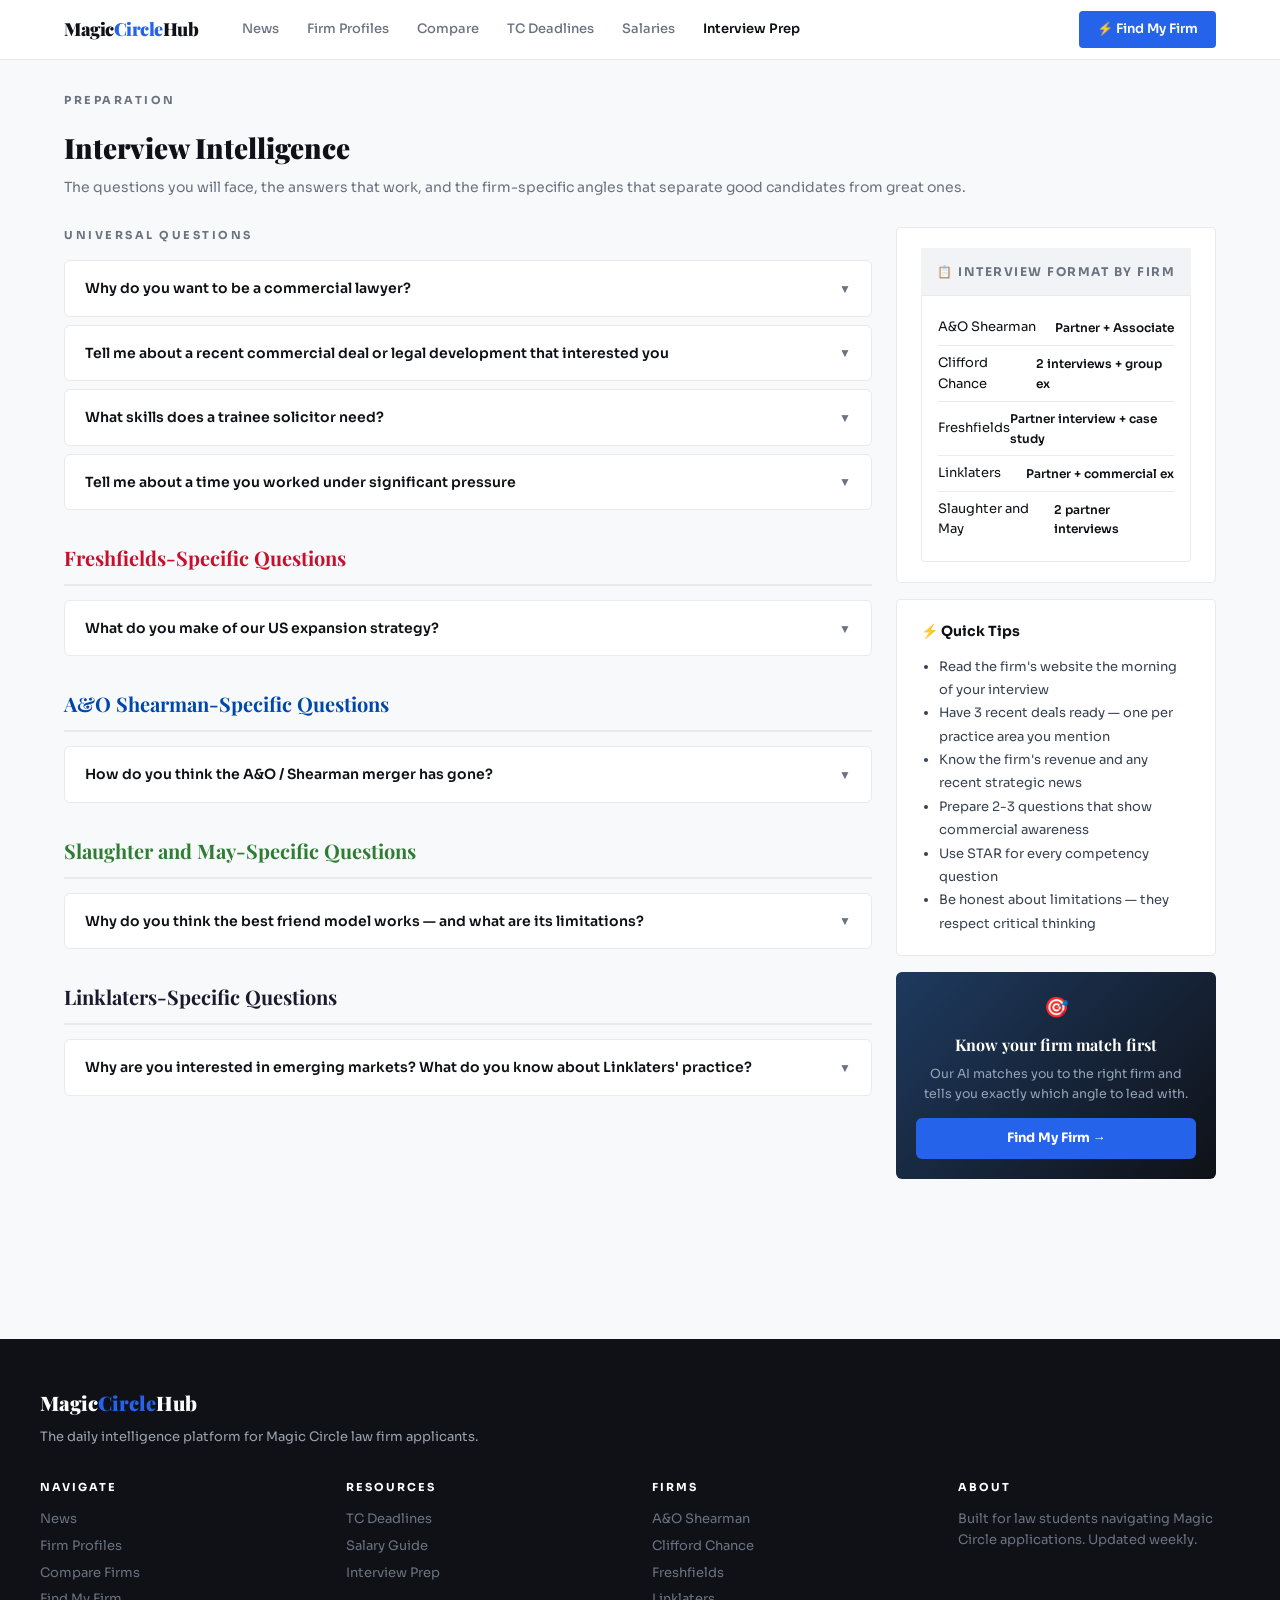
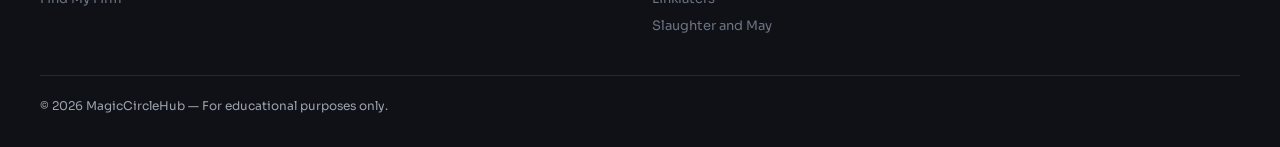
<file: v3/interview.html>
<!DOCTYPE html>
<html lang="en">
<head>
<meta charset="UTF-8">
<meta name="viewport" content="width=device-width,initial-scale=1.0">
<title>Interview Prep — MagicCircleHub</title>
<link rel="stylesheet" href="style.css">
<style>
.acc-item{background:var(--white);border:1px solid var(--border);border-radius:6px;margin-bottom:8px;overflow:hidden}
.acc-header{padding:16px 20px;font-weight:600;font-size:14px;cursor:pointer;display:flex;justify-content:space-between;align-items:center;transition:background .15s}
.acc-header:hover{background:var(--light)}
.acc-body{display:none;padding:16px 20px;font-size:13.5px;color:#374151;line-height:1.8;border-top:1px solid var(--border)}
.acc-body.open{display:block}
.acc-arrow{font-size:12px;color:var(--muted);transition:transform .2s}
.acc-arrow.open{transform:rotate(180deg)}
.firm-section-title{font-family:'Playfair Display',serif;font-size:20px;font-weight:700;margin:32px 0 14px;padding-bottom:10px;border-bottom:2px solid var(--border)}
.tip-box{background:#eff6ff;border-left:4px solid #2563eb;padding:14px 18px;border-radius:0 6px 6px 0;margin:16px 0;font-size:13.5px;color:#1e40af;line-height:1.7}
</style>
</head>
<body>
<div id="nav-root"></div>
<div class="page">
  <div style="margin-bottom:28px">
    <div class="section-label">Preparation</div>
    <h1 style="font-family:'Playfair Display',serif;font-size:28px;font-weight:900">Interview Intelligence</h1>
    <p style="color:var(--muted);margin-top:6px">The questions you will face, the answers that work, and the firm-specific angles that separate good candidates from great ones.</p>
  </div>

  <div class="two-col">
    <div>
      <div class="section-label">Universal Questions</div>

      <div class="acc-item">
        <div class="acc-header" onclick="toggleAcc(this)">Why do you want to be a commercial lawyer? <span class="acc-arrow">&#9660;</span></div>
        <div class="acc-body">
          <p><strong>What they are really asking:</strong> Do you understand what commercial law actually is — and do you genuinely want to do it, or are you here for the salary?</p>
          <p><strong>Framework:</strong> Connect the intellectual challenge (complexity, high stakes, novel problems) with the commercial impact (deals that shape industries, clients making major decisions). Avoid cliches like "I like problem solving" without specifics.</p>
          <p><strong>Strong answer structure:</strong> Start with a specific moment or experience that crystallised your interest — a case you read about, a work experience moment, a module. Then connect to what specifically about commercial law appeals (the transactional nature, the client relationship, the international dimension). Then tie to why this firm specifically.</p>
          <div class="tip-box">Interviewers hear "I like problem solving and working with people" dozens of times. The candidates who progress always have a specific story that made them want this. Find yours.</div>
        </div>
      </div>

      <div class="acc-item">
        <div class="acc-header" onclick="toggleAcc(this)">Tell me about a recent commercial deal or legal development that interested you <span class="acc-arrow">&#9660;</span></div>
        <div class="acc-body">
          <p><strong>What they are really asking:</strong> Are you genuinely commercially curious — do you read about business and law for pleasure, or only because an application requires it?</p>
          <p><strong>Framework:</strong> Pick something relevant to the firm you are interviewing at. Know it deeply — not just the headline, but why it happened, what the legal complexity was, and what it means going forward.</p>
          <p><strong>Structure:</strong> (1) Describe the deal/development clearly. (2) Explain the legal angle — what made it complex? (3) Why did it interest you specifically? (4) What are the implications? This shows commercial awareness, not just news reading.</p>
          <div class="tip-box">Do not pick a deal from two years ago. Interviewers want to know you are reading the news now — not that you prepared one example for application season.</div>
        </div>
      </div>

      <div class="acc-item">
        <div class="acc-header" onclick="toggleAcc(this)">What skills does a trainee solicitor need? <span class="acc-arrow">&#9660;</span></div>
        <div class="acc-body">
          <p><strong>Framework:</strong> Do not just list soft skills. Think about what trainees actually do — drafting, research, client communication, project management under time pressure. The best answers connect skills to real trainee tasks.</p>
          <p><strong>Strong answer:</strong> Attention to detail (because a single error in a contract can have major consequences), resilience under pressure, clear written communication (drafting is the core skill), commercial judgment (understanding what the client actually needs, not just the legal answer), and intellectual curiosity to keep learning constantly.</p>
          <p>Always give a brief example of where you have demonstrated each skill you mention.</p>
        </div>
      </div>

      <div class="acc-item">
        <div class="acc-header" onclick="toggleAcc(this)">Tell me about a time you worked under significant pressure <span class="acc-arrow">&#9660;</span></div>
        <div class="acc-body">
          <p><strong>Use STAR:</strong> Situation (brief context), Task (what you needed to achieve), Action (what you specifically did — not "we"), Result (outcome and what you learned).</p>
          <p><strong>Common mistake:</strong> Describing a stressful situation but not explaining your specific decision-making or actions. Interviewers want to see how you think and behave under pressure — not just that you survived it.</p>
          <div class="tip-box">The best pressure examples show judgment, not just endurance. Did you prioritise tasks? Ask for help at the right time? Change approach mid-way? That is what distinguishes a good answer.</div>
        </div>
      </div>

      <div class="firm-section-title" style="color:#C8102E">Freshfields-Specific Questions</div>
      <div class="acc-item">
        <div class="acc-header" onclick="toggleAcc(this)">What do you make of our US expansion strategy? <span class="acc-arrow">&#9660;</span></div>
        <div class="acc-body">
          <p>Freshfields will probe your understanding of their strategic direction. They want candidates who have thought critically about it — not just supporters.</p>
          <p><strong>Strong answer:</strong> Acknowledge the strategic rationale (unlocking US PE and M&A clients for the European network, following US clients into their home market). Engage with the challenge (competing with established US firms on their turf is not easy — Kirkland and Latham have deep roots). Then explain what the firm is doing to succeed — specific practice hires, client wins, the culture fit challenge of merging US and European legal cultures.</p>
        </div>
      </div>

      <div class="firm-section-title" style="color:#0047AB">A&O Shearman-Specific Questions</div>
      <div class="acc-item">
        <div class="acc-header" onclick="toggleAcc(this)">How do you think the A&O / Shearman merger has gone? <span class="acc-arrow">&#9660;</span></div>
        <div class="acc-body">
          <p>This is a test of whether you have actually thought about the merger — not just that it happened. Be balanced and honest.</p>
          <p><strong>What to cover:</strong> The strategic rationale (transatlantic platform, US corporate + MC banking), early wins (US client referrals, combined deal flow), challenges (cultural integration of two distinct firms, managing 3,900 lawyers across 48 offices), and your honest assessment of where it needs to go next. Show you have read primary sources — Legal Business, The Lawyer — not just Wikipedia.</p>
        </div>
      </div>

      <div class="firm-section-title" style="color:#2e7d32">Slaughter and May-Specific Questions</div>
      <div class="acc-item">
        <div class="acc-header" onclick="toggleAcc(this)">Why do you think the best friend model works — and what are its limitations? <span class="acc-arrow">&#9660;</span></div>
        <div class="acc-body">
          <p>Slaughter will probe whether you truly understand their model — not just admire it. They want intellectual engagement, not flattery.</p>
          <p><strong>Why it works:</strong> Elite selection by not having overseas offices to fill. Deep UK M&A expertise without dilution. Client loyalty built on quality not scale. Partners who chose the firm specifically — not the highest bidder.</p>
          <p><strong>Limitations (be honest):</strong> Dependent on best friend relationships remaining strong. Less control over international advice quality. Limited secondment options vs CC or A&O. For clients wanting one firm globally, it requires coordination.</p>
          <div class="tip-box">Slaughter loves candidates who think critically. Giving only positive answers makes you seem sycophantic. Acknowledging genuine limitations while explaining why the model still wins shows intellectual maturity.</div>
        </div>
      </div>

      <div class="firm-section-title" style="color:#1a1a2e">Linklaters-Specific Questions</div>
      <div class="acc-item">
        <div class="acc-header" onclick="toggleAcc(this)">Why are you interested in emerging markets? What do you know about Linklaters' practice? <span class="acc-arrow">&#9660;</span></div>
        <div class="acc-body">
          <p>If emerging markets is your angle for Linklaters, you must know the practice in detail — not just that it exists.</p>
          <p><strong>What to know:</strong> The Egypt sovereign bond (recent deal). The African infrastructure financing work. The Middle East practice — particularly UAE and Saudi Arabia. The role of DCM in emerging market financing versus ECM. Why sovereign bonds from these markets are complex — political risk, IMF programme conditions, international investor relations across multiple jurisdictions.</p>
        </div>
      </div>
    </div>

    <div>
      <div class="card card-pad widget" style="margin-bottom:16px">
        <div class="widget-title">&#x1F4CB; Interview Format by Firm</div>
        <div class="widget-body">
          <div class="widget-row"><span>A&O Shearman</span><span style="font-size:12px;font-weight:600">Partner + Associate</span></div>
          <div class="widget-row"><span>Clifford Chance</span><span style="font-size:12px;font-weight:600">2 interviews + group ex</span></div>
          <div class="widget-row"><span>Freshfields</span><span style="font-size:12px;font-weight:600">Partner interview + case study</span></div>
          <div class="widget-row"><span>Linklaters</span><span style="font-size:12px;font-weight:600">Partner + commercial ex</span></div>
          <div class="widget-row"><span>Slaughter and May</span><span style="font-size:12px;font-weight:600">2 partner interviews</span></div>
        </div>
      </div>

      <div class="card card-pad" style="margin-bottom:16px">
        <h3 style="font-size:14px;font-weight:700;margin-bottom:12px">&#x26A1; Quick Tips</h3>
        <ul style="padding-left:18px;font-size:13px;color:#374151;line-height:1.8">
          <li>Read the firm's website the morning of your interview</li>
          <li>Have 3 recent deals ready — one per practice area you mention</li>
          <li>Know the firm's revenue and any recent strategic news</li>
          <li>Prepare 2-3 questions that show commercial awareness</li>
          <li>Use STAR for every competency question</li>
          <li>Be honest about limitations — they respect critical thinking</li>
        </ul>
      </div>

      <div style="background:linear-gradient(135deg,#1e3a5f,#0f1117);border-radius:6px;padding:20px;text-align:center">
        <div style="font-size:20px;margin-bottom:8px">&#x1F3AF;</div>
        <div style="font-family:'Playfair Display',serif;font-size:16px;font-weight:700;color:white;margin-bottom:6px">Know your firm match first</div>
        <p style="font-size:12.5px;color:#94a3b8;margin-bottom:14px;line-height:1.6">Our AI matches you to the right firm and tells you exactly which angle to lead with.</p>
        <a href="match.html" style="display:block;background:#2563eb;color:white;padding:10px;border-radius:6px;font-weight:700;font-size:13px">Find My Firm &rarr;</a>
      </div>
    </div>
  </div>
</div>
<div id="footer-root"></div>
<script src="shared.js"></script>
<script>
document.getElementById('nav-root').innerHTML = SITE.nav('interview');
document.getElementById('footer-root').innerHTML = SITE.footer();
function toggleAcc(header) {
  var body = header.nextElementSibling;
  var arrow = header.querySelector('.acc-arrow');
  var isOpen = body.classList.contains('open');
  body.classList.toggle('open', !isOpen);
  arrow.classList.toggle('open', !isOpen);
}
</script>
</body>
</html>
</file>
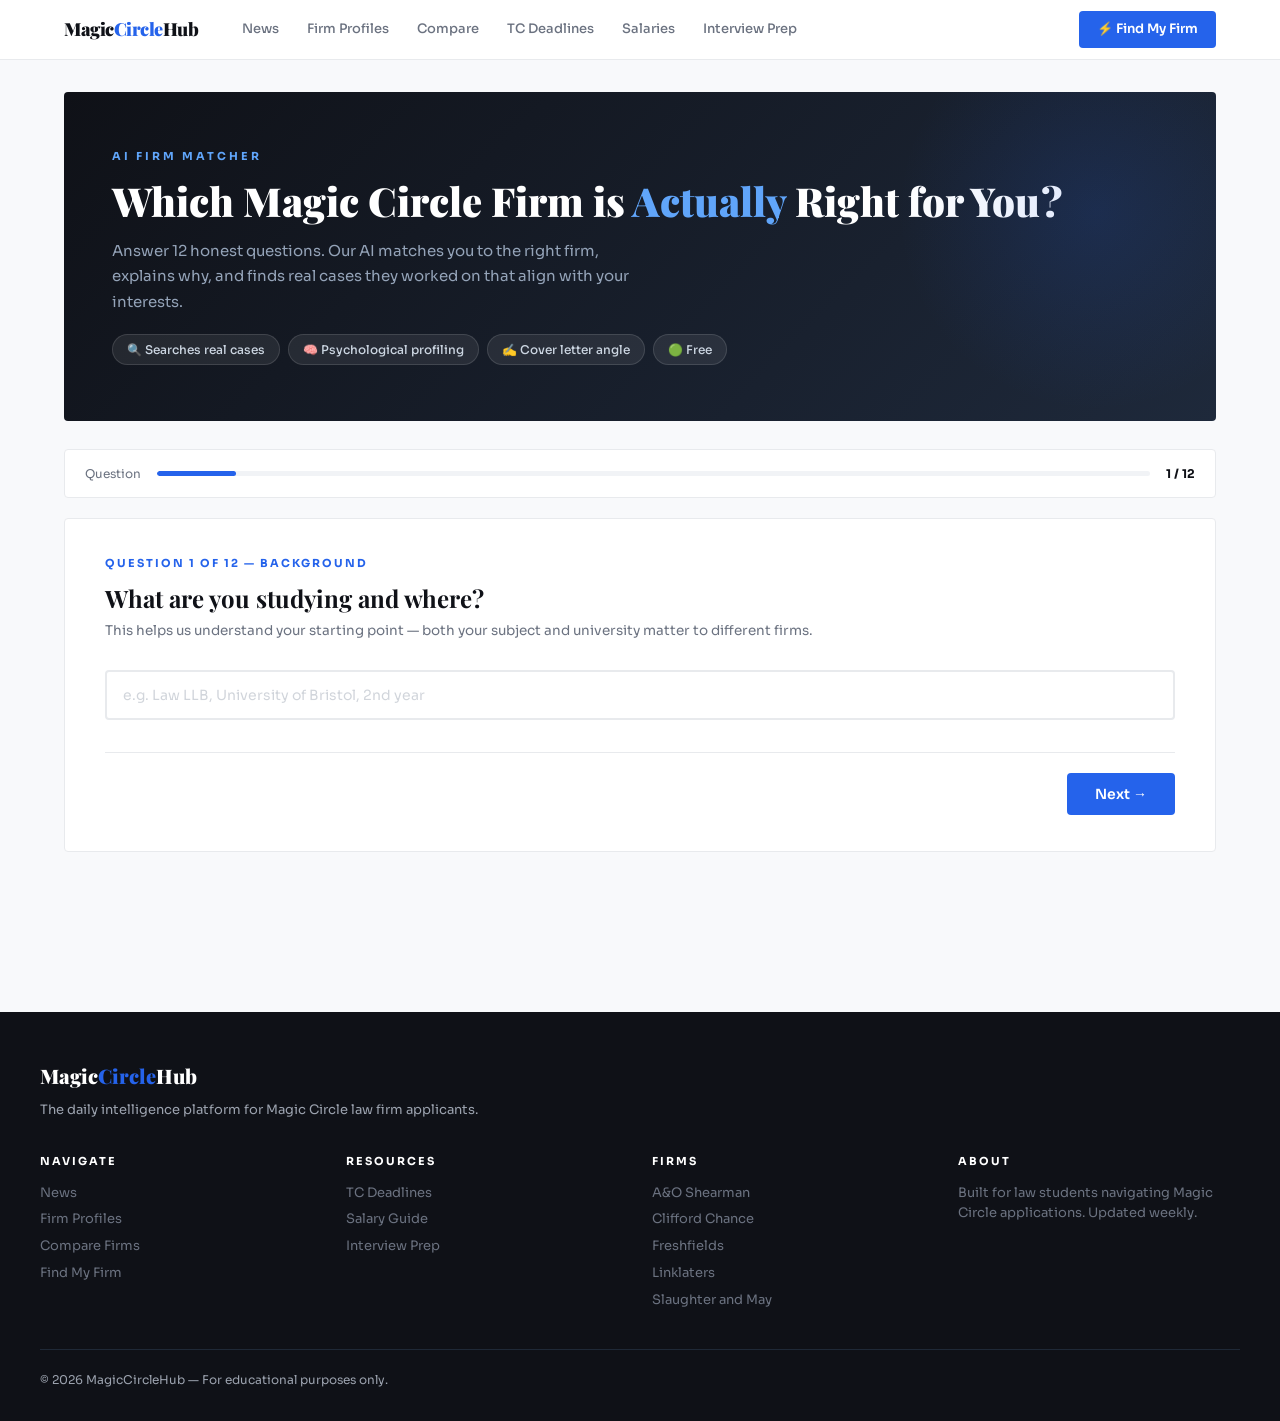
<file: v3/match.html>
<!DOCTYPE html>
<html lang="en">
<head>
<meta charset="UTF-8">
<meta name="viewport" content="width=device-width, initial-scale=1.0">
<title>Find My Firm — MagicCircleHub</title>
<link rel="stylesheet" href="style.css">
</head>
<body>
<div id="nav-root"></div>
<div class="page">

<div class="match-hero">
  <div class="match-hero-label">AI Firm Matcher</div>
  <h1>Which Magic Circle Firm is <em>Actually</em> Right for You?</h1>
  <p>Answer 12 honest questions. Our AI matches you to the right firm, explains why, and finds real cases they worked on that align with your interests.</p>
  <div class="match-pills">
    <span class="match-pill">&#x1F50D; Searches real cases</span>
    <span class="match-pill">&#x1F9E0; Psychological profiling</span>
    <span class="match-pill">&#x270D; Cover letter angle</span>
    <span class="match-pill">&#x1F7E2; Free</span>
  </div>
</div>

<div class="progress-wrap" id="progressWrap">
  <span class="progress-text">Question</span>
  <div class="progress-track"><div class="progress-fill" id="progressFill" style="width:8%"></div></div>
  <span class="progress-num" id="progressNum">1 / 12</span>
</div>

<!-- Q1 -->
<div class="q-card active" id="q0">
  <div class="q-tag">Question 1 of 12 — Background</div>
  <div class="q-title">What are you studying and where?</div>
  <div class="q-sub">This helps us understand your starting point — both your subject and university matter to different firms.</div>
  <input type="text" class="q-input" id="a0" placeholder="e.g. Law LLB, University of Bristol, 2nd year">
  <div class="q-nav">
    <span></span>
    <button class="btn btn-primary btn-lg" id="next0" onclick="goNext(0)">Next &rarr;</button>
  </div>
</div>

<!-- Q2 -->
<div class="q-card" id="q1">
  <div class="q-tag">Question 2 of 12 — How You Think</div>
  <div class="q-title">A client calls at 11pm. Hostile takeover bid just landed. What is your first instinct?</div>
  <div class="q-sub">No right answer — we are looking at how your mind works under pressure.</div>
  <div class="options" id="a1">
    <div class="opt" onclick="pick('a1',this,'analytical')">
      <div class="opt-letter">A</div>
      <div><div class="opt-title">Read the documents first</div><div class="opt-desc">I want every detail before saying anything.</div></div>
    </div>
    <div class="opt" onclick="pick('a1',this,'strategic')">
      <div class="opt-letter">B</div>
      <div><div class="opt-title">Ask about the bigger picture</div><div class="opt-desc">What does the client actually want as an outcome?</div></div>
    </div>
    <div class="opt" onclick="pick('a1',this,'regulatory')">
      <div class="opt-letter">C</div>
      <div><div class="opt-title">Think about regulatory angles</div><div class="opt-desc">Are there competition or cross-border issues that could block this?</div></div>
    </div>
    <div class="opt" onclick="pick('a1',this,'collaborative')">
      <div class="opt-letter">D</div>
      <div><div class="opt-title">Call the senior partner immediately</div><div class="opt-desc">This needs the right people in the room from the start.</div></div>
    </div>
  </div>
  <div class="q-nav">
    <button class="btn btn-outline" onclick="goPrev(1)">&larr; Back</button>
    <button class="btn btn-primary btn-lg" onclick="goNext(1)">Next &rarr;</button>
  </div>
</div>

<!-- Q3 -->
<div class="q-card" id="q2">
  <div class="q-tag">Question 3 of 12 — What Excites You</div>
  <div class="q-title">Which headline would make you stop and read the whole article?</div>
  <div class="q-sub">Pick the one that genuinely pulls you in most.</div>
  <div class="options single" id="a2">
    <div class="opt" onclick="pick('a2',this,'mega_ma')">
      <div class="opt-letter">A</div>
      <div><div class="opt-title">"$50B Merger Blocked — Regulator Finds Competition Risk in 14 Countries"</div><div class="opt-desc">M&A strategy colliding with antitrust law across borders</div></div>
    </div>
    <div class="opt" onclick="pick('a2',this,'sovereign')">
      <div class="opt-letter">B</div>
      <div><div class="opt-title">"Egypt Returns to Bond Markets Raising $2B — Why It Matters for Emerging Economies"</div><div class="opt-desc">Capital markets, sovereign finance, geopolitics</div></div>
    </div>
    <div class="opt" onclick="pick('a2',this,'pe_lbo')">
      <div class="opt-letter">C</div>
      <div><div class="opt-title">"Private Equity Giant Completes £8B Leveraged Buyout of UK Tech Firm"</div><div class="opt-desc">PE deal structure, LBO mechanics, sponsor-side advisory</div></div>
    </div>
    <div class="opt" onclick="pick('a2',this,'arbitration')">
      <div class="opt-letter">D</div>
      <div><div class="opt-title">"State Ordered to Pay $1.2B — Landmark Investment Treaty Arbitration Award"</div><div class="opt-desc">International disputes, arbitration, state liability</div></div>
    </div>
    <div class="opt" onclick="pick('a2',this,'finreg')">
      <div class="opt-letter">E</div>
      <div><div class="opt-title">"New AI Act Forces Banks to Overhaul Risk Models Overnight"</div><div class="opt-desc">Financial regulation, technology law, systemic change</div></div>
    </div>
  </div>
  <div class="q-nav">
    <button class="btn btn-outline" onclick="goPrev(2)">&larr; Back</button>
    <button class="btn btn-primary btn-lg" onclick="goNext(2)">Next &rarr;</button>
  </div>
</div>

<!-- Q4 -->
<div class="q-card" id="q3">
  <div class="q-tag">Question 4 of 12 — Career Trade-offs</div>
  <div class="q-title">You can only pick one. Which matters more right now?</div>
  <div class="q-sub">Be honest — there is no prestigious answer here.</div>
  <div class="options" id="a3">
    <div class="opt" onclick="pick('a3',this,'quality')">
      <div class="opt-letter">A</div>
      <div><div class="opt-title">Working on the most complex deals</div><div class="opt-desc">Even if the hours are brutal and pay slightly less</div></div>
    </div>
    <div class="opt" onclick="pick('a3',this,'money')">
      <div class="opt-letter">B</div>
      <div><div class="opt-title">Maximum earning potential</div><div class="opt-desc">I want to be paid what the market will bear for my skills</div></div>
    </div>
    <div class="opt" onclick="pick('a3',this,'balance')">
      <div class="opt-letter">C</div>
      <div><div class="opt-title">A sustainable career alongside a life</div><div class="opt-desc">Top-quality work, but not at the cost of everything else</div></div>
    </div>
    <div class="opt" onclick="pick('a3',this,'global')">
      <div class="opt-letter">D</div>
      <div><div class="opt-title">A genuinely international career</div><div class="opt-desc">Working across borders, living abroad, advising global clients</div></div>
    </div>
  </div>
  <div class="q-nav">
    <button class="btn btn-outline" onclick="goPrev(3)">&larr; Back</button>
    <button class="btn btn-primary btn-lg" onclick="goNext(3)">Next &rarr;</button>
  </div>
</div>

<!-- Q5 -->
<div class="q-card" id="q4">
  <div class="q-tag">Question 5 of 12 — Personality</div>
  <div class="q-title">Which description fits you best in a group?</div>
  <div class="q-sub">Think about how colleagues or teammates would actually describe you.</div>
  <div class="options" id="a4">
    <div class="opt" onclick="pick('a4',this,'prepared')">
      <div class="opt-letter">A</div>
      <div><div class="opt-title">The one who is most prepared</div><div class="opt-desc">Quiet, precise, always has the detail others missed</div></div>
    </div>
    <div class="opt" onclick="pick('a4',this,'connector')">
      <div class="opt-letter">B</div>
      <div><div class="opt-title">The one who brings people together</div><div class="opt-desc">Good at reading the room and finding consensus</div></div>
    </div>
    <div class="opt" onclick="pick('a4',this,'challenger')">
      <div class="opt-letter">C</div>
      <div><div class="opt-title">The one who challenges assumptions</div><div class="opt-desc">Asks difficult questions, intellectually combative</div></div>
    </div>
    <div class="opt" onclick="pick('a4',this,'driver')">
      <div class="opt-letter">D</div>
      <div><div class="opt-title">The one who gets things done</div><div class="opt-desc">Decisive, action-oriented, drives projects forward</div></div>
    </div>
  </div>
  <div class="q-nav">
    <button class="btn btn-outline" onclick="goPrev(4)">&larr; Back</button>
    <button class="btn btn-primary btn-lg" onclick="goNext(4)">Next &rarr;</button>
  </div>
</div>

<!-- Q6 -->
<div class="q-card" id="q5">
  <div class="q-tag">Question 6 of 12 — Geography</div>
  <div class="q-title">Where do you want your career to take you?</div>
  <div class="q-sub">Drag the slider to where you sit on this spectrum.</div>
  <div style="margin:8px 0 4px">
    <div class="spectrum-labels">
      <span>Deep UK focus — be the best London corporate lawyer</span>
      <span style="text-align:right">Fully global — live and work across continents</span>
    </div>
    <input type="range" min="1" max="10" value="5" id="a5" oninput="updateSlider()">
    <div class="spectrum-val" id="a5label">Balanced UK / international</div>
  </div>
  <div class="q-nav">
    <button class="btn btn-outline" onclick="goPrev(5)">&larr; Back</button>
    <button class="btn btn-primary btn-lg" onclick="goNext(5)">Next &rarr;</button>
  </div>
</div>

<!-- Q7 -->
<div class="q-card" id="q6">
  <div class="q-tag">Question 7 of 12 — Environment</div>
  <div class="q-title">You are a trainee. Which scenario energises you more?</div>
  <div class="q-sub">Both are real Magic Circle trainee experiences.</div>
  <div class="options" id="a6">
    <div class="opt" onclick="pick('a6',this,'small')">
      <div class="opt-letter">A</div>
      <div><div class="opt-title">One of 85 trainees</div><div class="opt-desc">You know almost everyone. Partners know your name. Real responsibility early. Tight community feel.</div></div>
    </div>
    <div class="opt" onclick="pick('a6',this,'large')">
      <div class="opt-letter">B</div>
      <div><div class="opt-title">One of 120 trainees</div><div class="opt-desc">Huge peer network. Endless secondment options. Constant deal flow. Unmatched global brand.</div></div>
    </div>
  </div>
  <div class="q-nav">
    <button class="btn btn-outline" onclick="goPrev(6)">&larr; Back</button>
    <button class="btn btn-primary btn-lg" onclick="goNext(6)">Next &rarr;</button>
  </div>
</div>

<!-- Q8 -->
<div class="q-card" id="q7">
  <div class="q-tag">Question 8 of 12 — Long-term</div>
  <div class="q-title">Ten years from now — which version of yourself sounds most like you?</div>
  <div class="q-sub">Pick the one that genuinely resonates — not the most impressive-sounding.</div>
  <div class="options" id="a7">
    <div class="opt" onclick="pick('a7',this,'partner')">
      <div class="opt-letter">A</div>
      <div><div class="opt-title">Partner at a Magic Circle firm</div><div class="opt-desc">Running client relationships, building a practice, at the top of the profession</div></div>
    </div>
    <div class="opt" onclick="pick('a7',this,'gc')">
      <div class="opt-letter">B</div>
      <div><div class="opt-title">General Counsel at a major company</div><div class="opt-desc">Leading legal strategy from inside the business</div></div>
    </div>
    <div class="opt" onclick="pick('a7',this,'usfirm')">
      <div class="opt-letter">C</div>
      <div><div class="opt-title">Moved to a US firm for elite pay</div><div class="opt-desc">Using MC training as a launchpad to Kirkland, Latham or Skadden</div></div>
    </div>
    <div class="opt" onclick="pick('a7',this,'own')">
      <div class="opt-letter">D</div>
      <div><div class="opt-title">Built something of your own</div><div class="opt-desc">Business, advisory firm, or moved into policy using your legal foundation</div></div>
    </div>
  </div>
  <div class="q-nav">
    <button class="btn btn-outline" onclick="goPrev(7)">&larr; Back</button>
    <button class="btn btn-primary btn-lg" onclick="goNext(7)">Next &rarr;</button>
  </div>
</div>

<!-- Q9 -->
<div class="q-card" id="q8">
  <div class="q-tag">Question 9 of 12 — Values</div>
  <div class="q-title">Your firm is advising a large oil company on a controversial but legal acquisition. How do you feel?</div>
  <div class="q-sub">Honest answers only. This reveals culture fit, not your moral character.</div>
  <div class="options single" id="a8">
    <div class="opt" onclick="pick('a8',this,'commercial')">
      <div class="opt-letter">A</div>
      <div><div class="opt-title">Completely fine — that is commercial law</div><div class="opt-desc">My job is to give the best advice, not judge the client's business.</div></div>
    </div>
    <div class="opt" onclick="pick('a8',this,'balanced')">
      <div class="opt-letter">B</div>
      <div><div class="opt-title">Fine as long as the firm balances it with pro bono</div><div class="opt-desc">Commercial work funds the pro bono I care about — I can live with the trade-off.</div></div>
    </div>
    <div class="opt" onclick="pick('a8',this,'esg')">
      <div class="opt-letter">C</div>
      <div><div class="opt-title">Uncomfortable — I want to work on ESG deals instead</div><div class="opt-desc">I want a firm that actively prioritises sustainable finance.</div></div>
    </div>
    <div class="opt" onclick="pick('a8',this,'caseby')">
      <div class="opt-letter">D</div>
      <div><div class="opt-title">It depends — I assess it case by case</div><div class="opt-desc">I have limits but I am not absolutist about it.</div></div>
    </div>
  </div>
  <div class="q-nav">
    <button class="btn btn-outline" onclick="goPrev(8)">&larr; Back</button>
    <button class="btn btn-primary btn-lg" onclick="goNext(8)">Next &rarr;</button>
  </div>
</div>

<!-- Q10 -->
<div class="q-card" id="q9">
  <div class="q-tag">Question 10 of 12 — You Outside Law</div>
  <div class="q-title">What do you do when not studying? What are you genuinely good at outside academia?</div>
  <div class="q-sub">Be specific — "chess" tells us more than "socialising". Hobbies reveal firm fit more than you think.</div>
  <textarea class="q-input" id="a9" placeholder="e.g. I play competitive chess and obsessively follow financial markets. I coach junior football on weekends — I find the leadership side rewarding. Learning Arabic..."></textarea>
  <div class="q-nav">
    <button class="btn btn-outline" onclick="goPrev(9)">&larr; Back</button>
    <button class="btn btn-primary btn-lg" onclick="goNext(9)">Next &rarr;</button>
  </div>
</div>

<!-- Q11 -->
<div class="q-card" id="q10">
  <div class="q-tag">Question 11 of 12 — Sectors</div>
  <div class="q-title">Which sectors genuinely interest you?</div>
  <div class="q-sub">Select all that apply. Think about what you read about for pleasure, not what sounds impressive.</div>
  <div class="tags" id="a10">
    <div class="tag-opt" onclick="this.classList.toggle('on')">Technology &amp; AI</div>
    <div class="tag-opt" onclick="this.classList.toggle('on')">Financial Services</div>
    <div class="tag-opt" onclick="this.classList.toggle('on')">Healthcare &amp; Pharma</div>
    <div class="tag-opt" onclick="this.classList.toggle('on')">Energy &amp; Climate</div>
    <div class="tag-opt" onclick="this.classList.toggle('on')">Private Equity</div>
    <div class="tag-opt" onclick="this.classList.toggle('on')">Sovereign &amp; Government</div>
    <div class="tag-opt" onclick="this.classList.toggle('on')">Infrastructure</div>
    <div class="tag-opt" onclick="this.classList.toggle('on')">Media &amp; Entertainment</div>
    <div class="tag-opt" onclick="this.classList.toggle('on')">Defence &amp; Security</div>
    <div class="tag-opt" onclick="this.classList.toggle('on')">Real Estate</div>
    <div class="tag-opt" onclick="this.classList.toggle('on')">Emerging Markets</div>
    <div class="tag-opt" onclick="this.classList.toggle('on')">Consumer &amp; Retail</div>
  </div>
  <div class="q-nav">
    <button class="btn btn-outline" onclick="goPrev(10)">&larr; Back</button>
    <button class="btn btn-primary btn-lg" onclick="goNext(10)">Next &rarr;</button>
  </div>
</div>

<!-- Q12 -->
<div class="q-card" id="q11">
  <div class="q-tag">Question 12 of 12 — Anything Else</div>
  <div class="q-title">Is there anything about you that does not fit neatly into the questions above?</div>
  <div class="q-sub">Optional but often the most useful input. First-gen student, international background, strong view on one firm, specific experience — anything relevant.</div>
  <textarea class="q-input" id="a11" placeholder="e.g. I am originally from Turkey and want to work on deals involving the Middle East. I did a year at a startup before university. Strong interest in Slaughter and May but unsure if I fit..."></textarea>
  <div class="q-nav">
    <button class="btn btn-outline" onclick="goPrev(11)">&larr; Back</button>
    <button class="btn btn-dark btn-lg" id="matchBtn" onclick="runMatch()">&#x26A1; Find My Firm</button>
  </div>
</div>

<!-- LOADING -->
<div class="loading-wrap" id="loadingWrap">
  <div class="spinner"></div>
  <div class="loading-title">Analysing your profile...</div>
  <div class="loading-sub">Matching firm cultures, searching real cases, building your report</div>
  <div class="loading-steps">
    <div class="lstep" id="ls0"><div class="lstep-dot"></div>Reading your answers</div>
    <div class="lstep" id="ls1"><div class="lstep-dot"></div>Matching firm cultures</div>
    <div class="lstep" id="ls2"><div class="lstep-dot"></div>Scoring your dimensions</div>
    <div class="lstep" id="ls3"><div class="lstep-dot"></div>Searching real cases online</div>
    <div class="lstep" id="ls4"><div class="lstep-dot"></div>Writing your report</div>
  </div>
</div>

<!-- RESULTS -->
<div id="resultsWrap" style="display:none"></div>

</div>
<div id="footer-root"></div>
<script src="shared.js"></script>
<script>
document.getElementById('nav-root').innerHTML = SITE.nav('match');
document.getElementById('footer-root').innerHTML = SITE.footer();

var cur = 0;
var ans = {};

var sliderLabels = ['UK-focused','Mostly UK with some international','Balanced UK and international','Predominantly international','Fully global career'];

function updateSlider() {
  var v = parseInt(document.getElementById('a5').value);
  var idx = Math.round((v - 1) / 9 * (sliderLabels.length - 1));
  document.getElementById('a5label').textContent = sliderLabels[idx];
}

function pick(groupId, el, val) {
  var group = document.getElementById(groupId);
  if (!group) return;
  group.querySelectorAll('.opt').forEach(function(o) { o.classList.remove('selected'); });
  el.classList.add('selected');
  ans[groupId] = val;
}

function getTags(groupId) {
  var group = document.getElementById(groupId);
  if (!group) return 'none selected';
  var selected = [];
  group.querySelectorAll('.on').forEach(function(t) { selected.push(t.textContent.trim()); });
  return selected.length > 0 ? selected.join(', ') : 'none selected';
}

function updateProgress(q) {
  var pct = Math.round(((q + 1) / 12) * 100);
  document.getElementById('progressFill').style.width = pct + '%';
  document.getElementById('progressNum').textContent = (q + 1) + ' / 12';
}

function goNext(q) {
  // Save text inputs
  var inp = document.getElementById('a' + q);
  if (inp && (inp.tagName === 'INPUT' || inp.tagName === 'TEXTAREA')) {
    ans['a' + q] = inp.value.trim() || '(not provided)';
  }
  if (q === 5) {
    ans['a5'] = sliderLabels[Math.round((parseInt(document.getElementById('a5').value) - 1) / 9 * (sliderLabels.length - 1))];
  }
  if (q === 10) {
    ans['a10'] = getTags('a10');
  }
  document.getElementById('q' + q).classList.remove('active');
  cur = q + 1;
  var nextCard = document.getElementById('q' + cur);
  if (nextCard) {
    nextCard.classList.add('active');
    updateProgress(cur);
    window.scrollTo({ top: 0, behavior: 'smooth' });
  }
}

function goPrev(q) {
  document.getElementById('q' + q).classList.remove('active');
  cur = q - 1;
  document.getElementById('q' + cur).classList.add('active');
  updateProgress(cur);
  window.scrollTo({ top: 0, behavior: 'smooth' });
}

function animateLoading() {
  var steps = ['ls0','ls1','ls2','ls3','ls4'];
  var i = 0;
  function tick() {
    if (i > 0) {
      document.getElementById(steps[i - 1]).classList.remove('on');
      document.getElementById(steps[i - 1]).classList.add('done');
    }
    if (i < steps.length) {
      document.getElementById(steps[i]).classList.add('on');
      i++;
      setTimeout(tick, 1000);
    }
  }
  tick();
}

function showErr(title, detail) {
  document.getElementById('loadingWrap').style.display = 'none';
  var wrap = document.getElementById('resultsWrap');
  wrap.style.display = 'block';
  var html = '<div class="err-box">';
  html += '<div class="err-title">&#9888; ' + title + '</div>';
  html += '<div class="err-detail">' + detail + '</div>';
  html += '<button class="btn btn-outline" onclick="location.reload()">Try Again</button>';
  html += '</div>';
  wrap.innerHTML = html;
}

async function runMatch() {
  // Save last answers
  ans['a11'] = document.getElementById('a11').value.trim() || '(not provided)';
  ans['a10'] = getTags('a10');

  document.getElementById('matchBtn').disabled = true;
  document.querySelectorAll('.q-card').forEach(function(c) { c.style.display = 'none'; });
  document.getElementById('progressWrap').style.display = 'none';
  document.getElementById('loadingWrap').style.display = 'block';
  animateLoading();
  window.scrollTo({ top: 0, behavior: 'smooth' });

  var profile = 'Student profile:\n' +
    '1. Education: ' + (ans['a0'] || 'not provided') + '\n' +
    '2. Under pressure thinking: ' + (ans['a1'] || 'not provided') + '\n' +
    '3. Headline interest (practice signal): ' + (ans['a2'] || 'not provided') + '\n' +
    '4. Career priority: ' + (ans['a3'] || 'not provided') + '\n' +
    '5. Personality type: ' + (ans['a4'] || 'not provided') + '\n' +
    '6. Geography: ' + (ans['a5'] || 'balanced') + '\n' +
    '7. Firm size preference: ' + (ans['a6'] || 'not provided') + '\n' +
    '8. 10-year ambition: ' + (ans['a7'] || 'not provided') + '\n' +
    '9. Values on client work: ' + (ans['a8'] || 'not provided') + '\n' +
    '10. Hobbies and personality: ' + (ans['a9'] || 'not provided') + '\n' +
    '11. Sectors: ' + (ans['a10'] || 'not provided') + '\n' +
    '12. Additional context: ' + (ans['a11'] || 'not provided');

  var matchPrompt = 'Magic Circle firm matcher. Student: ' + profile + ' Firms: A&O Shearman(banking/finance/formal), Clifford Chance(global/capital markets/open), Freshfields(M&A/antitrust/intense), Linklaters(debt markets/emerging/collaborative), Slaughter and May(small/no billing targets/collegial). Return ONLY JSON no markdown: {"top_firm":"name","top_pct":80,"top_tagline":"why","why_fit":"2 sentences","personality_insight":"1 sentence","watch_out":"1 concern","cover_letter_angle":"1 specific angle","scores":{"A&O Shearman":70,"Clifford Chance":65,"Freshfields":80,"Linklaters":60,"Slaughter and May":55},"dimensions":{"Practice fit":80,"Culture match":75,"Geography":70,"Career trajectory":85,"Values":75},"second_firm":"name","second_reason":"why"}';

  var matchText, matchData, match;

  // Call 1: Match analysis
  try {
    var r1 = await fetch('/.netlify/functions/ai', {
      method: 'POST',
      headers: { 'Content-Type': 'application/json' },
      body: JSON.stringify({ prompt: matchPrompt, search: false })
    });
    matchText = await r1.text();
  } catch(e) {
    showErr('Cannot connect to AI backend', 'fetch error: ' + e.message + '\n\nAre you on the Netlify URL? The AI only works when deployed, not when opened locally from a file.');
    return;
  }

  if (!matchText || matchText.trim() === '') {
    showErr('Empty response from backend', 'The function returned no data. Check Netlify function logs.');
    return;
  }

  try {
    matchData = JSON.parse(matchText);
  } catch(e) {
    showErr('Backend returned non-JSON', matchText.slice(0, 600));
    return;
  }

  if (matchData.error) {
    showErr('AI API Error', matchData.error + (matchData.raw ? '\n\nRaw: ' + matchData.raw : ''));
    return;
  }

  if (!matchData.text) {
    showErr('No text in response', JSON.stringify(matchData).slice(0, 600));
    return;
  }

  try {
    var cleaned = matchData.text.replace(/```json/g, '').replace(/```/g, '').trim();
    match = JSON.parse(cleaned);
  } catch(e) {
    showErr('Could not parse AI match result', 'Parse error: ' + e.message + '\n\nRaw AI text:\n' + matchData.text.slice(0, 600));
    return;
  }

  // Call 2: Real cases with web search
  var casesText = 'Case search unavailable.';
  var caseSources = [];
  try {
    var casePrompt = 'Name 2 real recent deals by ' + match.top_firm + ' (2023-2025) related to ' + (ans['a2'] || 'M&A') + '. For each: deal name, year, relevance. Be concise.';
    var r2 = await fetch('/.netlify/functions/ai', {
      method: 'POST',
      headers: { 'Content-Type': 'application/json' },
      body: JSON.stringify({ prompt: casePrompt, search: true })
    });
    var caseRaw = await r2.text();
    var caseData = JSON.parse(caseRaw);
    if (caseData.text) {
      casesText = caseData.text;
      caseSources = caseData.sources || [];
    }
  } catch(e) {
    casesText = 'Live case search could not complete, but your firm match above is ready.';
  }

  document.getElementById('loadingWrap').style.display = 'none';
  renderResults(match, casesText, caseSources);
}

var firmColors = {
  'A&O Shearman': '#0047AB',
  'Clifford Chance': '#b8950a',
  'Freshfields': '#C8102E',
  'Linklaters': '#1a1a2e',
  'Slaughter and May': '#2e7d32'
};
var firmLinks = {
  'A&O Shearman': 'ao',
  'Clifford Chance': 'cc',
  'Freshfields': 'fresh',
  'Linklaters': 'link',
  'Slaughter and May': 'slaughter'
};

function renderResults(match, casesText, sources) {
  var col = firmColors[match.top_firm] || '#2563eb';
  var slug = firmLinks[match.top_firm] || '';

  var othersHtml = '';
  var otherFirms = Object.keys(match.scores || {}).filter(function(n) { return n !== match.top_firm; });
  otherFirms.sort(function(a, b) { return match.scores[b] - match.scores[a]; });
  otherFirms.forEach(function(name) {
    var pct = match.scores[name] || 0;
    var c = firmColors[name] || '#999';
    var lnk = firmLinks[name] || '';
    othersHtml += '<div class="other-row" onclick="window.location=\'firms.html#' + lnk + '\'">' +
      '<div class="other-dot" style="background:' + c + '"></div>' +
      '<span class="other-name">' + name + '</span>' +
      '<div class="other-track"><div class="other-bar" style="width:' + pct + '%;background:' + c + '"></div></div>' +
      '<span class="other-pct" style="color:' + c + '">' + pct + '%</span>' +
      '</div>';
  });

  var dimsHtml = '';
  Object.keys(match.dimensions || {}).forEach(function(dim) {
    var val = match.dimensions[dim] || 0;
    dimsHtml += '<div class="dim-row">' +
      '<span class="dim-label">' + dim + '</span>' +
      '<div class="dim-track"><div class="dim-fill" data-w="' + val + '" style="background:' + col + '"></div></div>' +
      '<span class="dim-val" style="color:' + col + '">' + val + '</span>' +
      '</div>';
  });

  var sourcesHtml = '';
  if (sources && sources.length > 0) {
    sourcesHtml = '<div style="margin-top:14px;padding:12px 14px;background:#f8f9fb;border:1px solid var(--border);border-radius:4px;font-size:11.5px;color:var(--muted)">' +
      '<strong>Sources searched:</strong> ';
    sources.slice(0, 4).forEach(function(s, i) {
      if (i > 0) sourcesHtml += ' &middot; ';
      sourcesHtml += '<a href="' + s.url + '" target="_blank" style="color:#2563eb">' + s.title + '</a>';
    });
    sourcesHtml += '</div>';
  }

  var html = '';

  // Hero
  html += '<div class="result-hero" style="background:linear-gradient(135deg,' + col + ',' + col + 'dd)">' +
    '<div>' +
      '<div class="result-badge">Your Best Match</div>' +
      '<div class="result-firm">' + match.top_firm + '</div>' +
      '<div class="result-tagline">' + (match.top_tagline || '') + '</div>' +
    '</div>' +
    '<div class="result-pct-box">' +
      '<div class="result-pct">' + (match.top_pct || 0) + '%</div>' +
      '<div class="result-pct-label">Match Score</div>' +
    '</div>' +
  '</div>';

  // Grid
  html += '<div class="result-grid">';

  html += '<div class="rbox full"><div class="rbox-title">&#x1F3AF; Why This Firm Fits You</div><div class="rbox-body">' + (match.why_fit || '') + '</div></div>';

  html += '<div class="rbox"><div class="rbox-title">&#x1F9E0; What Your Answers Reveal</div><div class="rbox-body">' + (match.personality_insight || '') + '</div></div>';

  html += '<div class="rbox"><div class="rbox-title">&#x1F4CA; Match Breakdown</div>' + dimsHtml + '</div>';

  html += '<div class="rbox full"><div class="rbox-title">&#x1F4BC; Real Cases at ' + match.top_firm + ' That Align With Your Interests</div><div class="rbox-body">' + casesText.replace(/\n/g, '<br>') + '</div>' + sourcesHtml + '</div>';

  html += '<div class="rbox full"><div class="rbox-title">&#x270D; Your Cover Letter Opening Angle</div><div class="cl-box">' + (match.cover_letter_angle || '') + '</div></div>';

  html += '<div class="rbox full"><div class="rbox-title">&#x1F4A1; One Thing to Consider</div><div class="rbox-body">' + (match.watch_out || '') + '</div></div>';

  html += '</div>';

  // Other firms
  html += '<div style="margin-top:8px"><div class="section-label">How You Match All Five Firms</div>';
  html += '<div style="font-size:12px;color:var(--muted);margin-bottom:8px">Click any firm to view their profile</div>';
  html += '<div class="other-firms">' + othersHtml + '</div>';
  if (match.second_firm) {
    html += '<div style="margin-top:10px;padding:14px 16px;background:var(--white);border:1px solid var(--border);border-radius:4px;font-size:13.5px"><strong>Also consider:</strong> ' + match.second_firm + ' — ' + (match.second_reason || '') + '</div>';
  }
  html += '</div>';

  // Actions
  html += '<div style="display:flex;gap:10px;flex-wrap:wrap;margin-top:24px">';
  html += '<a href="firms.html#' + slug + '" class="btn btn-primary btn-lg">View ' + match.top_firm + ' Profile &rarr;</a>';
  html += '<a href="interview.html" class="btn btn-dark btn-lg">Interview Prep &rarr;</a>';
  html += '<button onclick="location.reload()" class="btn btn-outline btn-lg">Start Again</button>';
  html += '</div>';

  html += '<div style="margin-top:20px;padding:12px 16px;background:var(--light);border-radius:4px;font-size:11.5px;color:var(--muted)">Match generated by MagicCircleHub AI. For educational purposes — always research thoroughly and speak to current trainees.</div>';

  var wrap = document.getElementById('resultsWrap');
  wrap.innerHTML = html;
  wrap.style.display = 'block';
  window.scrollTo({ top: 0, behavior: 'smooth' });

  // Animate bars after render
  setTimeout(function() {
    document.querySelectorAll('.dim-fill[data-w]').forEach(function(b) {
      b.style.width = b.getAttribute('data-w') + '%';
    });
  }, 100);
}
</script>
</body>
</html>
</file>
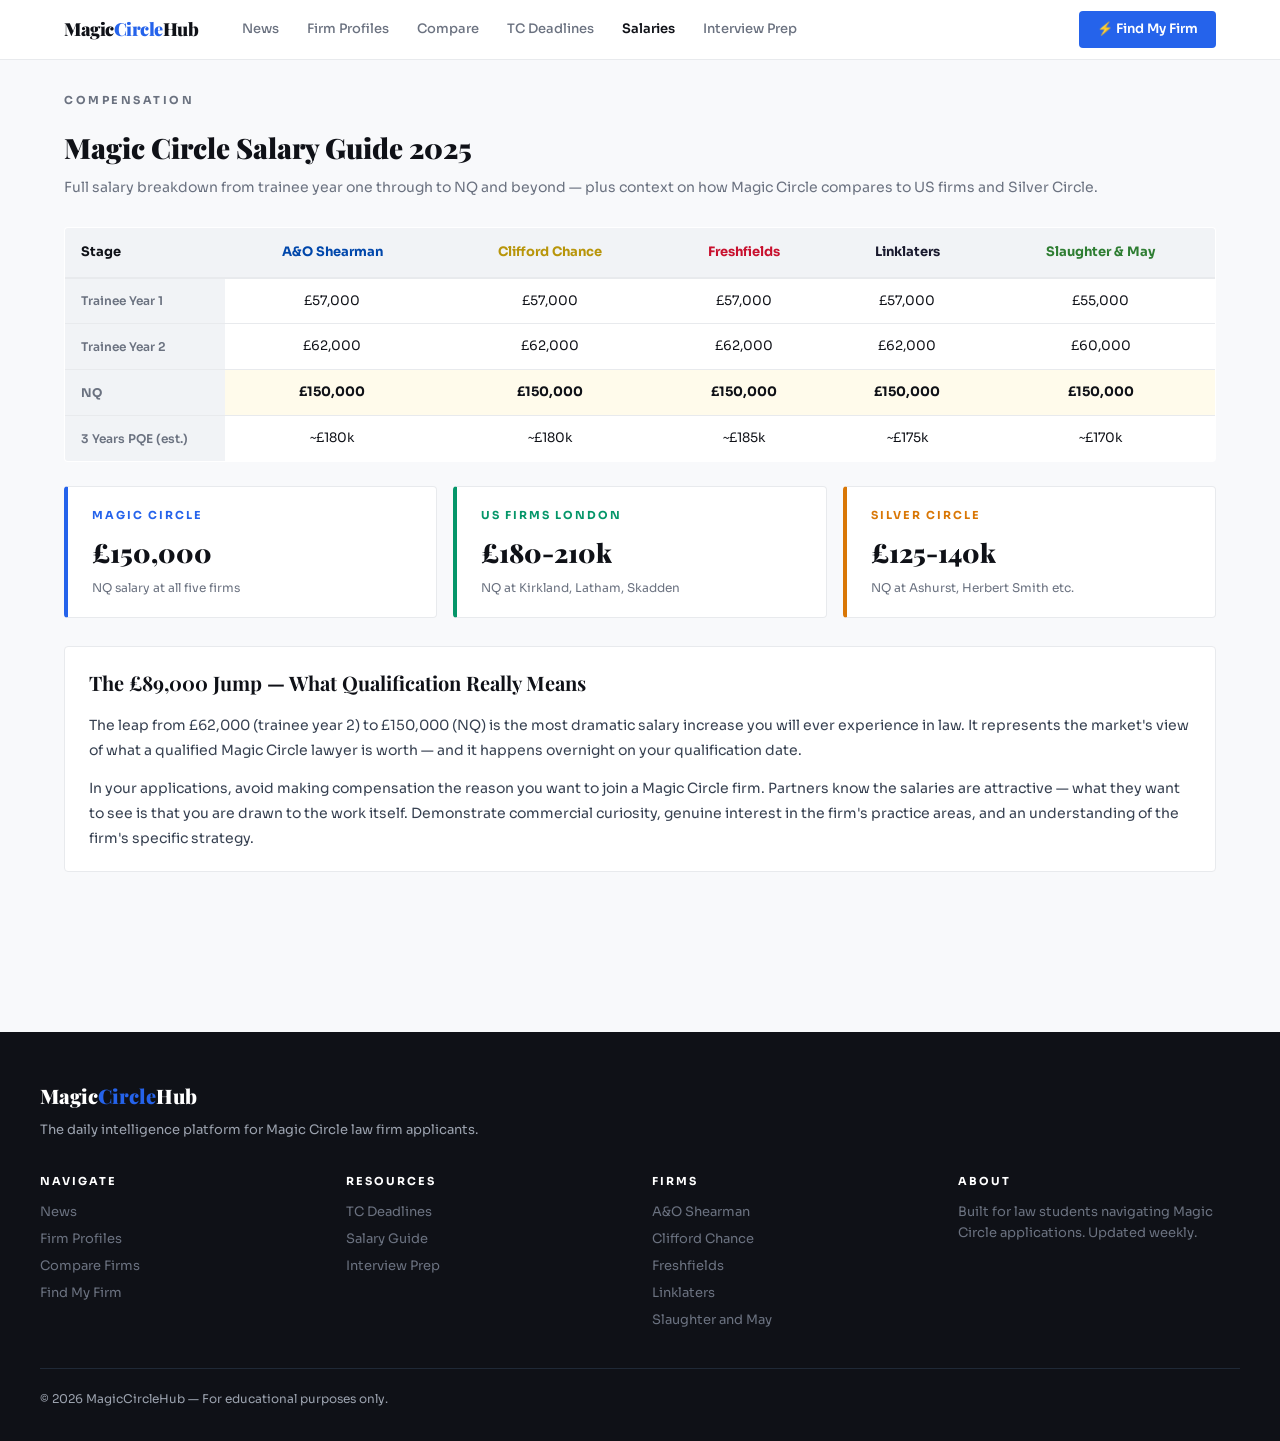
<file: v3/salaries.html>
<!DOCTYPE html>
<html lang="en">
<head>
<meta charset="UTF-8">
<meta name="viewport" content="width=device-width,initial-scale=1.0">
<title>Salary Guide — MagicCircleHub</title>
<link rel="stylesheet" href="style.css">
</head>
<body>
<div id="nav-root"></div>
<div class="page">
  <div style="margin-bottom:28px">
    <div class="section-label">Compensation</div>
    <h1 style="font-family:'Playfair Display',serif;font-size:28px;font-weight:900">Magic Circle Salary Guide 2025</h1>
    <p style="color:var(--muted);margin-top:6px">Full salary breakdown from trainee year one through to NQ and beyond — plus context on how Magic Circle compares to US firms and Silver Circle.</p>
  </div>

  <div style="overflow-x:auto;margin-bottom:24px">
  <table class="compare-table">
    <thead>
      <tr>
        <th>Stage</th>
        <th style="color:#0047AB">A&O Shearman</th>
        <th style="color:#b8950a">Clifford Chance</th>
        <th style="color:#C8102E">Freshfields</th>
        <th style="color:#1a1a2e">Linklaters</th>
        <th style="color:#2e7d32">Slaughter &amp; May</th>
      </tr>
    </thead>
    <tbody>
      <tr><td>Trainee Year 1</td><td>£57,000</td><td>£57,000</td><td>£57,000</td><td>£57,000</td><td>£55,000</td></tr>
      <tr><td>Trainee Year 2</td><td>£62,000</td><td>£62,000</td><td>£62,000</td><td>£62,000</td><td>£60,000</td></tr>
      <tr style="background:#fffbeb"><td><strong>NQ</strong></td><td><strong>£150,000</strong></td><td><strong>£150,000</strong></td><td><strong>£150,000</strong></td><td><strong>£150,000</strong></td><td><strong>£150,000</strong></td></tr>
      <tr><td>3 Years PQE (est.)</td><td>~£180k</td><td>~£180k</td><td>~£185k</td><td>~£175k</td><td>~£170k</td></tr>
    </tbody>
  </table>
  </div>

  <div style="display:grid;grid-template-columns:1fr 1fr 1fr;gap:16px;margin-bottom:28px">
    <div class="card card-pad" style="border-left:4px solid #2563eb">
      <div style="font-size:11px;font-weight:700;letter-spacing:2px;text-transform:uppercase;color:#2563eb;margin-bottom:8px">Magic Circle</div>
      <div style="font-family:'Playfair Display',serif;font-size:26px;font-weight:900">£150,000</div>
      <div style="font-size:12px;color:var(--muted);margin-top:4px">NQ salary at all five firms</div>
    </div>
    <div class="card card-pad" style="border-left:4px solid #059669">
      <div style="font-size:11px;font-weight:700;letter-spacing:2px;text-transform:uppercase;color:#059669;margin-bottom:8px">US Firms London</div>
      <div style="font-family:'Playfair Display',serif;font-size:26px;font-weight:900">£180-210k</div>
      <div style="font-size:12px;color:var(--muted);margin-top:4px">NQ at Kirkland, Latham, Skadden</div>
    </div>
    <div class="card card-pad" style="border-left:4px solid #d97706">
      <div style="font-size:11px;font-weight:700;letter-spacing:2px;text-transform:uppercase;color:#d97706;margin-bottom:8px">Silver Circle</div>
      <div style="font-family:'Playfair Display',serif;font-size:26px;font-weight:900">£125-140k</div>
      <div style="font-size:12px;color:var(--muted);margin-top:4px">NQ at Ashurst, Herbert Smith etc.</div>
    </div>
  </div>

  <div class="card card-pad">
    <h3 style="font-family:'Playfair Display',serif;font-size:20px;font-weight:700;margin-bottom:14px">The £89,000 Jump — What Qualification Really Means</h3>
    <p style="font-size:14px;color:#374151;line-height:1.8;margin-bottom:12px">The leap from £62,000 (trainee year 2) to £150,000 (NQ) is the most dramatic salary increase you will ever experience in law. It represents the market's view of what a qualified Magic Circle lawyer is worth — and it happens overnight on your qualification date.</p>
    <p style="font-size:14px;color:#374151;line-height:1.8">In your applications, avoid making compensation the reason you want to join a Magic Circle firm. Partners know the salaries are attractive — what they want to see is that you are drawn to the work itself. Demonstrate commercial curiosity, genuine interest in the firm's practice areas, and an understanding of the firm's specific strategy.</p>
  </div>
</div>
<div id="footer-root"></div>
<script src="shared.js"></script>
<script>
document.getElementById('nav-root').innerHTML = SITE.nav('salaries');
document.getElementById('footer-root').innerHTML = SITE.footer();
</script>
</body>
</html>
</file>
<file: v3/style.css>
@import url('https://fonts.googleapis.com/css2?family=Playfair+Display:wght@400;700;900&family=Sora:wght@300;400;500;600;700&display=swap');

*, *::before, *::after { box-sizing: border-box; margin: 0; padding: 0; }

:root {
  --ink:     #0f1117;
  --white:   #ffffff;
  --bg:      #f8f9fb;
  --border:  #e8eaed;
  --muted:   #6b7280;
  --light:   #f1f3f6;

  /* Firm accent colours */
  --ao:      #0047AB;
  --cc:      #FFD700;
  --cc-dark: #b8950a;
  --fresh:   #C8102E;
  --link:    #1a1a2e;
  --slaughter: #2e7d32;

  /* UI accents */
  --blue:    #2563eb;
  --green:   #059669;
  --amber:   #d97706;
  --red:     #dc2626;

  --radius:  4px;
  --shadow:  0 1px 3px rgba(0,0,0,.08), 0 4px 16px rgba(0,0,0,.04);
  --shadow-md: 0 4px 24px rgba(0,0,0,.10);
}

html { scroll-behavior: smooth; }

body {
  font-family: 'Sora', sans-serif;
  background: var(--bg);
  color: var(--ink);
  font-size: 14px;
  line-height: 1.6;
  -webkit-font-smoothing: antialiased;
}

a { text-decoration: none; color: inherit; }
button { cursor: pointer; font-family: 'Sora', sans-serif; border: none; outline: none; }
img { max-width: 100%; display: block; }

/* ── NAV ── */
.nav {
  position: sticky; top: 0; z-index: 100;
  background: rgba(255,255,255,.95);
  backdrop-filter: blur(12px);
  border-bottom: 1px solid var(--border);
  height: 60px;
  display: flex; align-items: center;
}
.nav-inner {
  max-width: 1200px; margin: 0 auto; padding: 0 24px;
  width: 100%; display: flex; align-items: center; gap: 32px;
}
.nav-logo {
  font-family: 'Playfair Display', serif;
  font-size: 18px; font-weight: 900; letter-spacing: -0.5px;
  color: var(--ink); flex-shrink: 0;
}
.nav-logo span { color: var(--blue); }
.nav-links {
  display: flex; align-items: center; gap: 4px; flex: 1;
}
.nav-link {
  padding: 6px 12px; font-size: 13px; font-weight: 500;
  color: var(--muted); border-radius: var(--radius);
  transition: all .15s; white-space: nowrap;
}
.nav-link:hover { color: var(--ink); background: var(--light); }
.nav-link.active { color: var(--ink); font-weight: 600; }
.nav-cta {
  margin-left: auto; flex-shrink: 0;
  padding: 8px 18px; background: var(--blue);
  color: white; font-size: 13px; font-weight: 600;
  border-radius: var(--radius); transition: background .15s;
  white-space: nowrap;
}
.nav-cta:hover { background: #1d4ed8; }

/* ── LAYOUT ── */
.page {
  max-width: 1200px; margin: 0 auto;
  padding: 32px 24px 80px;
}
.two-col {
  display: grid; grid-template-columns: 1fr 320px; gap: 24px;
  align-items: start;
}
.section-label {
  font-size: 11px; font-weight: 700; letter-spacing: 2.5px;
  text-transform: uppercase; color: var(--muted); margin-bottom: 16px;
}

/* ── CARDS ── */
.card {
  background: var(--white); border: 1px solid var(--border);
  border-radius: var(--radius); overflow: hidden;
}
.card-pad { padding: 20px 24px; }

/* ── BUTTONS ── */
.btn {
  display: inline-flex; align-items: center; gap: 6px;
  padding: 9px 20px; border-radius: var(--radius);
  font-size: 13px; font-weight: 600; transition: all .15s;
  border: none;
}
.btn-primary { background: var(--blue); color: white; }
.btn-primary:hover { background: #1d4ed8; }
.btn-outline { background: transparent; color: var(--ink); border: 1.5px solid var(--border); }
.btn-outline:hover { border-color: var(--ink); }
.btn-dark { background: var(--ink); color: white; }
.btn-dark:hover { background: #1f2937; }
.btn-lg { padding: 12px 28px; font-size: 14px; }
.btn:disabled { opacity: .45; cursor: not-allowed; }

/* ── TAGS / CHIPS ── */
.chip {
  display: inline-block; padding: 3px 10px;
  background: var(--light); border-radius: 99px;
  font-size: 11px; font-weight: 600; color: var(--muted);
  letter-spacing: 0.3px;
}
.chip-blue { background: #dbeafe; color: #1d4ed8; }
.chip-red { background: #fee2e2; color: #dc2626; }
.chip-green { background: #d1fae5; color: #065f46; }
.chip-amber { background: #fef3c7; color: #92400e; }

/* ── FIRM CHIPS ── */
.firm-chip {
  display: inline-block; padding: 3px 10px; border-radius: 99px;
  font-size: 11px; font-weight: 700; letter-spacing: 0.3px;
}
.firm-ao      { background: #dbeafe; color: var(--ao); }
.firm-cc      { background: #fefce8; color: var(--cc-dark); }
.firm-fresh   { background: #fee2e2; color: var(--fresh); }
.firm-link    { background: #e8e8f0; color: var(--link); }
.firm-slaughter { background: #d1fae5; color: var(--slaughter); }

/* ── NEWS CARD ── */
.news-card {
  background: var(--white); border: 1px solid var(--border);
  border-radius: var(--radius); overflow: hidden;
  transition: box-shadow .2s, transform .2s;
  cursor: pointer; display: block;
}
.news-card:hover {
  box-shadow: var(--shadow-md);
  transform: translateY(-2px);
}
.news-card-body { padding: 18px 20px; }
.news-card-meta {
  display: flex; align-items: center; gap: 8px;
  margin-bottom: 10px; flex-wrap: wrap;
}
.news-card-title {
  font-family: 'Playfair Display', serif;
  font-size: 16px; font-weight: 700; line-height: 1.4;
  color: var(--ink); margin-bottom: 8px;
}
.news-card-excerpt {
  font-size: 13px; color: var(--muted);
  line-height: 1.65; margin-bottom: 14px;
}
.news-card-footer {
  display: flex; align-items: center; justify-content: space-between;
  font-size: 12px; color: var(--muted);
  padding-top: 12px; border-top: 1px solid var(--border);
}
.news-card-hero {
  width: 100%; height: 180px;
  background: linear-gradient(135deg, var(--light) 0%, var(--border) 100%);
  display: flex; align-items: center; justify-content: center;
  font-size: 40px;
}

/* ── SIDEBAR WIDGET ── */
.widget { margin-bottom: 16px; }
.widget-title {
  font-size: 12px; font-weight: 700; letter-spacing: 1.5px;
  text-transform: uppercase; color: var(--muted);
  padding: 14px 16px; border-bottom: 1px solid var(--border);
  background: var(--light);
}
.widget-body { padding: 14px 16px; background: var(--white); border: 1px solid var(--border); border-top: none; border-radius: 0 0 var(--radius) var(--radius); }
.widget-row {
  display: flex; justify-content: space-between; align-items: center;
  padding: 7px 0; border-bottom: 1px solid var(--border); font-size: 13px;
}
.widget-row:last-child { border-bottom: none; }
.widget-row-label { color: var(--muted); font-size: 12px; }
.widget-row-val { font-weight: 600; }

/* ── ARTICLE PAGE ── */
.article-header { margin-bottom: 32px; }
.article-title {
  font-family: 'Playfair Display', serif;
  font-size: 36px; font-weight: 900; line-height: 1.2;
  margin: 16px 0 12px;
}
.article-body { font-size: 15px; line-height: 1.85; color: #2d3748; }
.article-body p { margin-bottom: 18px; }
.article-body h2 {
  font-family: 'Playfair Display', serif;
  font-size: 22px; font-weight: 700; margin: 32px 0 12px;
}
.article-body h3 { font-size: 16px; font-weight: 700; margin: 24px 0 8px; }
.article-body ul { padding-left: 20px; margin-bottom: 16px; }
.article-body ul li { margin-bottom: 6px; }
.application-box {
  background: #eff6ff; border: 1px solid #bfdbfe;
  border-left: 4px solid var(--blue);
  padding: 18px 20px; margin: 24px 0; border-radius: 0 var(--radius) var(--radius) 0;
}
.application-box-title { font-weight: 700; color: var(--blue); margin-bottom: 8px; font-size: 13px; letter-spacing: 0.5px; text-transform: uppercase; }
.application-box p { font-size: 13.5px; color: #1e40af; margin: 0; line-height: 1.6; }

/* ── FOOTER ── */
.footer {
  background: var(--ink); color: #9ca3af;
  padding: 48px 24px 32px; margin-top: 80px;
}
.footer-inner { max-width: 1200px; margin: 0 auto; }
.footer-logo {
  font-family: 'Playfair Display', serif;
  font-size: 20px; font-weight: 900; color: white; margin-bottom: 8px;
}
.footer-logo span { color: var(--blue); }
.footer-tagline { font-size: 13px; margin-bottom: 32px; }
.footer-grid { display: grid; grid-template-columns: repeat(4, 1fr); gap: 24px; margin-bottom: 32px; }
.footer-col-title { font-size: 11px; font-weight: 700; letter-spacing: 2px; text-transform: uppercase; color: white; margin-bottom: 12px; }
.footer-link { display: block; font-size: 13px; color: #6b7280; margin-bottom: 6px; transition: color .15s; }
.footer-link:hover { color: white; }
.footer-bottom { border-top: 1px solid #1f2937; padding-top: 20px; font-size: 12px; }

/* ── FILTERS ── */
.filter-bar {
  display: flex; gap: 6px; flex-wrap: wrap; margin-bottom: 20px;
}
.filter-btn {
  padding: 6px 14px; border-radius: 99px;
  font-size: 12px; font-weight: 600;
  background: var(--white); border: 1.5px solid var(--border);
  color: var(--muted); transition: all .15s;
}
.filter-btn:hover { border-color: var(--ink); color: var(--ink); }
.filter-btn.active { background: var(--ink); color: white; border-color: var(--ink); }

/* ── MATCH PAGE ── */
.match-hero {
  background: linear-gradient(135deg, #0f1117 0%, #1e293b 100%);
  color: white; border-radius: var(--radius);
  padding: 56px 48px; margin-bottom: 28px;
  position: relative; overflow: hidden;
}
.match-hero::before {
  content: '';
  position: absolute; right: -80px; top: -80px;
  width: 400px; height: 400px; border-radius: 50%;
  background: radial-gradient(circle, rgba(37,99,235,.15) 0%, transparent 70%);
}
.match-hero-label { font-size: 11px; font-weight: 700; letter-spacing: 3px; text-transform: uppercase; color: #60a5fa; margin-bottom: 12px; }
.match-hero h1 { font-family: 'Playfair Display', serif; font-size: 40px; font-weight: 900; line-height: 1.15; margin-bottom: 14px; }
.match-hero h1 em { color: #60a5fa; font-style: normal; }
.match-hero p { font-size: 15px; color: #94a3b8; line-height: 1.7; max-width: 540px; }
.match-pills { display: flex; gap: 8px; margin-top: 20px; flex-wrap: wrap; }
.match-pill { padding: 5px 14px; background: rgba(255,255,255,.08); border: 1px solid rgba(255,255,255,.12); color: #cbd5e1; font-size: 12px; font-weight: 500; border-radius: 99px; }

/* Progress */
.progress-wrap { background: var(--white); border: 1px solid var(--border); border-radius: var(--radius); padding: 14px 20px; margin-bottom: 20px; display: flex; align-items: center; gap: 16px; }
.progress-track { flex: 1; height: 5px; background: var(--light); border-radius: 99px; overflow: hidden; }
.progress-fill { height: 100%; background: var(--blue); border-radius: 99px; transition: width .4s ease; }
.progress-text { font-size: 12px; color: var(--muted); white-space: nowrap; }
.progress-num { font-size: 12px; font-weight: 700; color: var(--ink); white-space: nowrap; }

/* Question cards */
.q-card { background: var(--white); border: 1px solid var(--border); border-radius: var(--radius); padding: 36px 40px; display: none; }
.q-card.active { display: block; animation: slideUp .25s ease; }
@keyframes slideUp { from { opacity:0; transform:translateY(12px); } to { opacity:1; transform:translateY(0); } }

.q-tag { font-size: 11px; font-weight: 700; letter-spacing: 2px; text-transform: uppercase; color: var(--blue); margin-bottom: 10px; }
.q-title { font-family: 'Playfair Display', serif; font-size: 24px; font-weight: 700; line-height: 1.3; color: var(--ink); margin-bottom: 6px; }
.q-sub { font-size: 13.5px; color: var(--muted); margin-bottom: 28px; line-height: 1.6; }

/* Option buttons */
.options { display: grid; grid-template-columns: 1fr 1fr; gap: 10px; }
.options.single { grid-template-columns: 1fr; }
.opt {
  padding: 16px 18px; border: 2px solid var(--border);
  border-radius: var(--radius); cursor: pointer; text-align: left;
  background: var(--white); transition: all .15s;
  display: flex; align-items: flex-start; gap: 12px;
}
.opt:hover { border-color: var(--blue); background: #eff6ff; }
.opt.selected { border-color: var(--blue); background: #eff6ff; }
.opt.selected .opt-letter { background: var(--blue); color: white; border-color: var(--blue); }
.opt-letter {
  width: 24px; height: 24px; border-radius: 50%;
  border: 2px solid var(--border); display: flex; align-items: center;
  justify-content: center; font-size: 11px; font-weight: 700;
  flex-shrink: 0; margin-top: 1px; transition: all .15s;
  color: var(--muted);
}
.opt-title { font-size: 13.5px; font-weight: 600; color: var(--ink); margin-bottom: 3px; }
.opt-desc { font-size: 12px; color: var(--muted); line-height: 1.45; }

/* Tags multi-select */
.tags { display: flex; flex-wrap: wrap; gap: 8px; }
.tag-opt {
  padding: 7px 16px; border: 2px solid var(--border);
  border-radius: 99px; font-size: 13px; font-weight: 500;
  cursor: pointer; background: var(--white); color: var(--muted);
  transition: all .15s;
}
.tag-opt:hover { border-color: var(--blue); color: var(--blue); }
.tag-opt.on { background: var(--blue); border-color: var(--blue); color: white; }

/* Text inputs */
.q-input {
  width: 100%; padding: 12px 16px;
  border: 2px solid var(--border); border-radius: var(--radius);
  font-family: 'Sora', sans-serif; font-size: 14px; color: var(--ink);
  background: var(--white); outline: none; transition: border-color .15s;
  line-height: 1.6;
}
.q-input:focus { border-color: var(--blue); }
.q-input::placeholder { color: #d1d5db; }
textarea.q-input { resize: vertical; min-height: 100px; }

/* Spectrum */
.spectrum-labels { display: flex; justify-content: space-between; font-size: 11.5px; color: var(--muted); margin-bottom: 10px; }
input[type="range"] { width: 100%; accent-color: var(--blue); cursor: pointer; }
.spectrum-val { text-align: center; font-size: 13px; color: var(--muted); margin-top: 6px; font-style: italic; }

/* Q nav */
.q-nav { display: flex; justify-content: space-between; align-items: center; margin-top: 32px; padding-top: 20px; border-top: 1px solid var(--border); }

/* Loading */
.loading-wrap { background: var(--white); border: 1px solid var(--border); border-radius: var(--radius); padding: 64px 40px; text-align: center; display: none; }
.spinner { width: 44px; height: 44px; border: 3px solid var(--border); border-top-color: var(--blue); border-radius: 50%; animation: spin .7s linear infinite; margin: 0 auto 24px; }
@keyframes spin { to { transform: rotate(360deg); } }
.loading-title { font-family: 'Playfair Display', serif; font-size: 22px; font-weight: 700; margin-bottom: 6px; }
.loading-sub { font-size: 13px; color: var(--muted); margin-bottom: 32px; }
.loading-steps { max-width: 280px; margin: 0 auto; }
.lstep { display: flex; align-items: center; gap: 12px; padding: 9px 0; border-bottom: 1px solid var(--border); font-size: 13px; color: var(--muted); }
.lstep:last-child { border-bottom: none; }
.lstep-dot { width: 8px; height: 8px; border-radius: 50%; background: var(--border); flex-shrink: 0; transition: background .3s; }
.lstep.on .lstep-dot { background: var(--blue); animation: pulse 1s infinite; }
.lstep.done .lstep-dot { background: var(--green); }
.lstep.done { color: var(--ink); }
@keyframes pulse { 0%,100%{opacity:1} 50%{opacity:.3} }

/* Results */
.result-hero { border-radius: var(--radius); padding: 32px 36px; margin-bottom: 16px; display: flex; align-items: center; justify-content: space-between; gap: 20px; flex-wrap: wrap; }
.result-firm { font-family: 'Playfair Display', serif; font-size: 32px; font-weight: 900; color: white; }
.result-tagline { font-size: 14px; color: rgba(255,255,255,.8); margin-top: 6px; max-width: 420px; line-height: 1.5; }
.result-badge { display: inline-block; background: rgba(255,255,255,.15); color: rgba(255,255,255,.9); font-size: 10px; font-weight: 700; letter-spacing: 2px; text-transform: uppercase; padding: 4px 12px; border-radius: 99px; margin-bottom: 10px; }
.result-pct-box { text-align: center; background: rgba(255,255,255,.12); padding: 16px 24px; border-radius: var(--radius); flex-shrink: 0; }
.result-pct { font-family: 'Playfair Display', serif; font-size: 52px; font-weight: 900; color: white; line-height: 1; }
.result-pct-label { font-size: 11px; color: rgba(255,255,255,.6); letter-spacing: 1.5px; text-transform: uppercase; margin-top: 4px; }

.result-grid { display: grid; grid-template-columns: 1fr 1fr; gap: 12px; margin-bottom: 12px; }
.rbox { background: var(--white); border: 1px solid var(--border); border-radius: var(--radius); padding: 22px 24px; }
.rbox.full { grid-column: 1 / -1; }
.rbox-title { font-family: 'Playfair Display', serif; font-size: 16px; font-weight: 700; margin-bottom: 14px; padding-bottom: 12px; border-bottom: 1px solid var(--border); display: flex; align-items: center; gap: 8px; }
.rbox-body { font-size: 13.5px; color: #374151; line-height: 1.8; }
.rbox-body ul { padding-left: 18px; margin-top: 8px; }
.rbox-body ul li { margin-bottom: 7px; }

.dim-row { display: flex; align-items: center; gap: 10px; margin-bottom: 10px; }
.dim-label { font-size: 12px; color: var(--muted); width: 120px; flex-shrink: 0; }
.dim-track { flex: 1; height: 6px; background: var(--light); border-radius: 99px; overflow: hidden; }
.dim-fill { height: 100%; border-radius: 99px; transition: width 1s cubic-bezier(.16,1,.3,1); width: 0; }
.dim-val { font-size: 12px; font-weight: 700; width: 32px; text-align: right; }

.cl-box { background: #eff6ff; border-left: 4px solid var(--blue); padding: 16px 18px; border-radius: 0 var(--radius) var(--radius) 0; font-size: 13.5px; color: #1e40af; line-height: 1.75; }

.other-firms { display: flex; flex-direction: column; gap: 3px; }
.other-row { background: var(--white); border: 1px solid var(--border); border-radius: var(--radius); padding: 12px 18px; display: flex; align-items: center; gap: 14px; cursor: pointer; transition: all .15s; }
.other-row:hover { border-color: var(--blue); box-shadow: var(--shadow); }
.other-dot { width: 10px; height: 10px; border-radius: 50%; flex-shrink: 0; }
.other-name { font-size: 13.5px; font-weight: 600; flex: 1; }
.other-track { width: 80px; height: 4px; background: var(--light); border-radius: 99px; overflow: hidden; }
.other-bar { height: 100%; border-radius: 99px; }
.other-pct { font-size: 13px; font-weight: 700; min-width: 36px; text-align: right; }

/* Error box */
.err-box { background: #fef2f2; border: 1px solid #fecaca; border-radius: var(--radius); padding: 24px; }
.err-title { font-weight: 700; color: var(--red); margin-bottom: 8px; }
.err-detail { font-size: 12.5px; color: #7f1d1d; font-family: monospace; background: #fee2e2; padding: 12px; border-radius: var(--radius); word-break: break-all; white-space: pre-wrap; margin-bottom: 16px; max-height: 200px; overflow-y: auto; }

/* ── COMPARE TABLE ── */
.compare-table { width: 100%; border-collapse: collapse; background: var(--white); border: 1px solid var(--border); border-radius: var(--radius); overflow: hidden; }
.compare-table th { padding: 14px 16px; text-align: center; font-size: 13px; font-weight: 700; background: var(--light); border-bottom: 2px solid var(--border); }
.compare-table th:first-child { text-align: left; width: 160px; }
.compare-table td { padding: 12px 16px; text-align: center; font-size: 13px; border-bottom: 1px solid var(--border); vertical-align: middle; }
.compare-table td:first-child { text-align: left; font-weight: 600; color: var(--muted); font-size: 12px; background: var(--light); }
.compare-table tr:last-child td { border-bottom: none; }
.compare-table tr:hover td { background: #f8faff; }
.compare-table tr:hover td:first-child { background: var(--light); }
.star { color: #f59e0b; }

/* ── RESPONSIVE ── */
@media (max-width: 900px) {
  .two-col { grid-template-columns: 1fr; }
  .footer-grid { grid-template-columns: 1fr 1fr; }
}
@media (max-width: 640px) {
  .match-hero { padding: 32px 24px; }
  .match-hero h1 { font-size: 28px; }
  .q-card { padding: 24px 20px; }
  .options { grid-template-columns: 1fr; }
  .result-grid { grid-template-columns: 1fr; }
  .result-hero { flex-direction: column; }
  .nav-links { display: none; }
  .footer-grid { grid-template-columns: 1fr; }
  .page { padding: 20px 16px 60px; }
}
</file>
